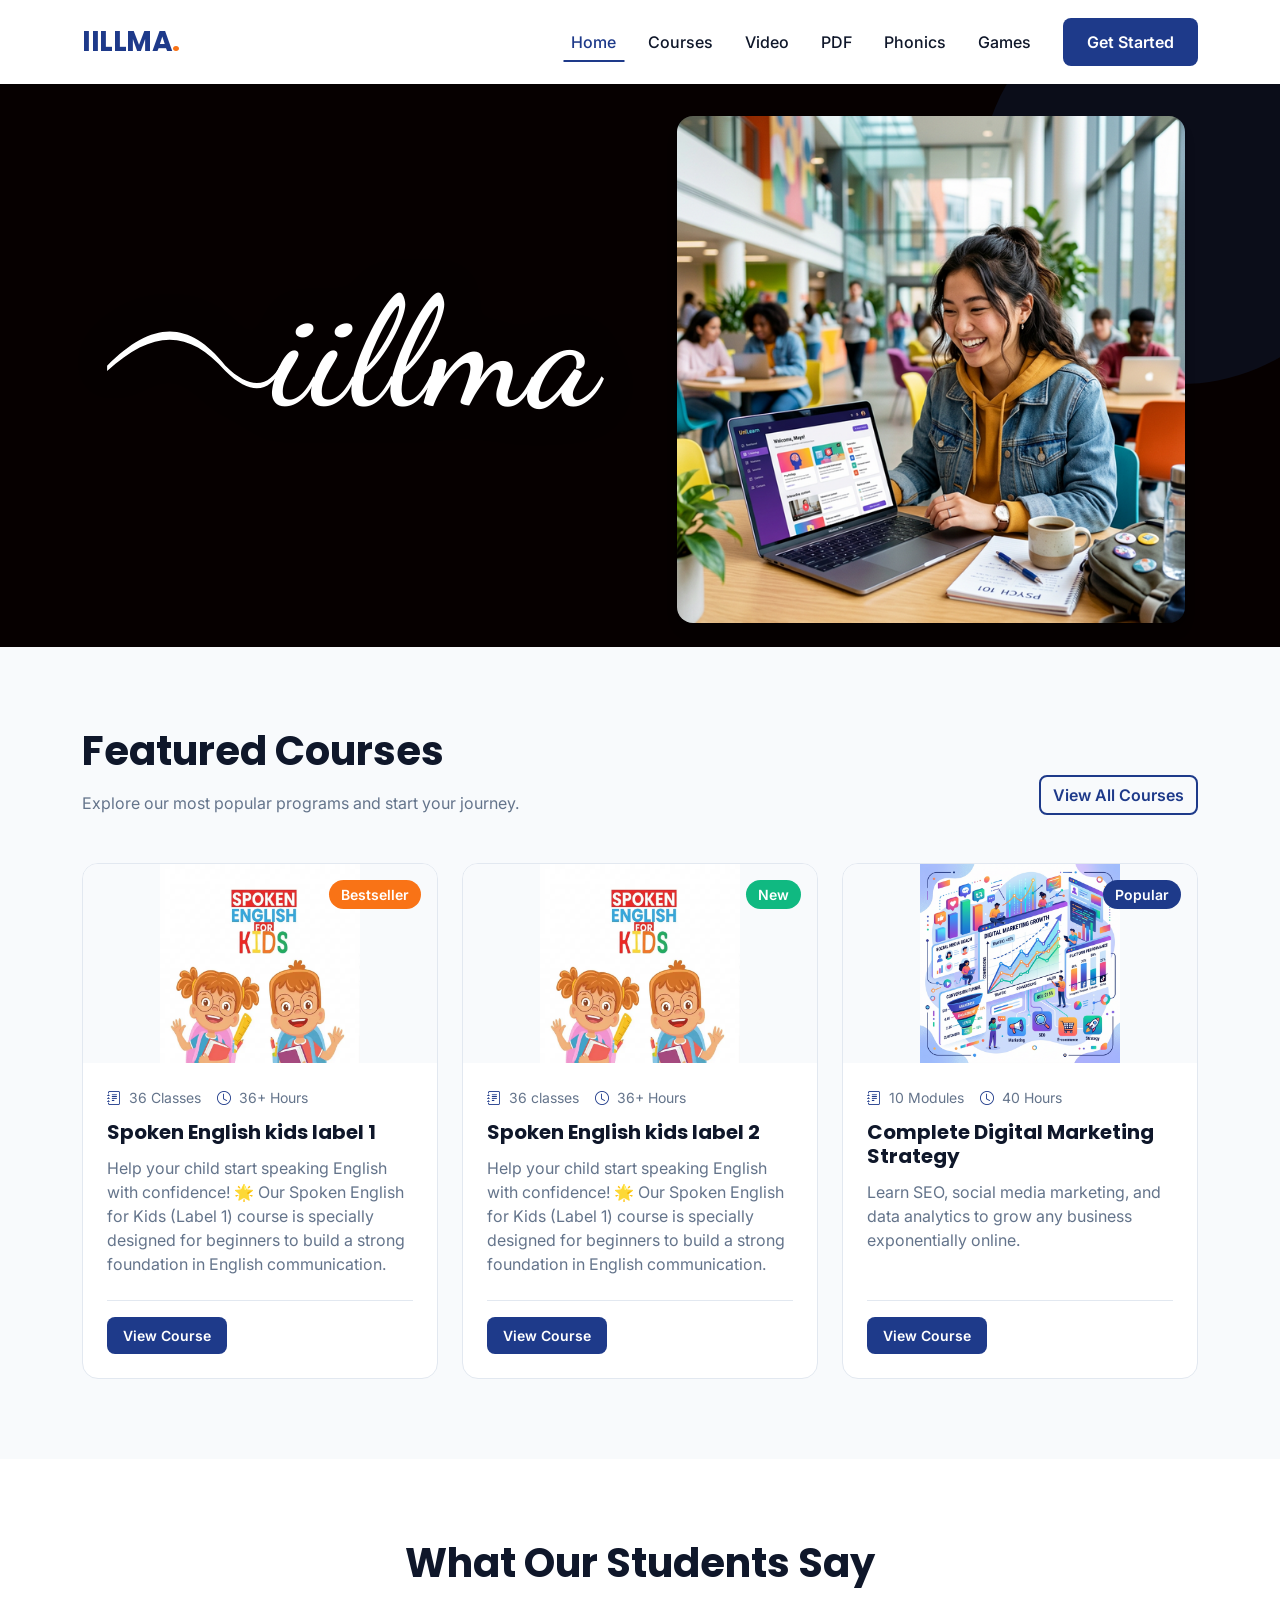
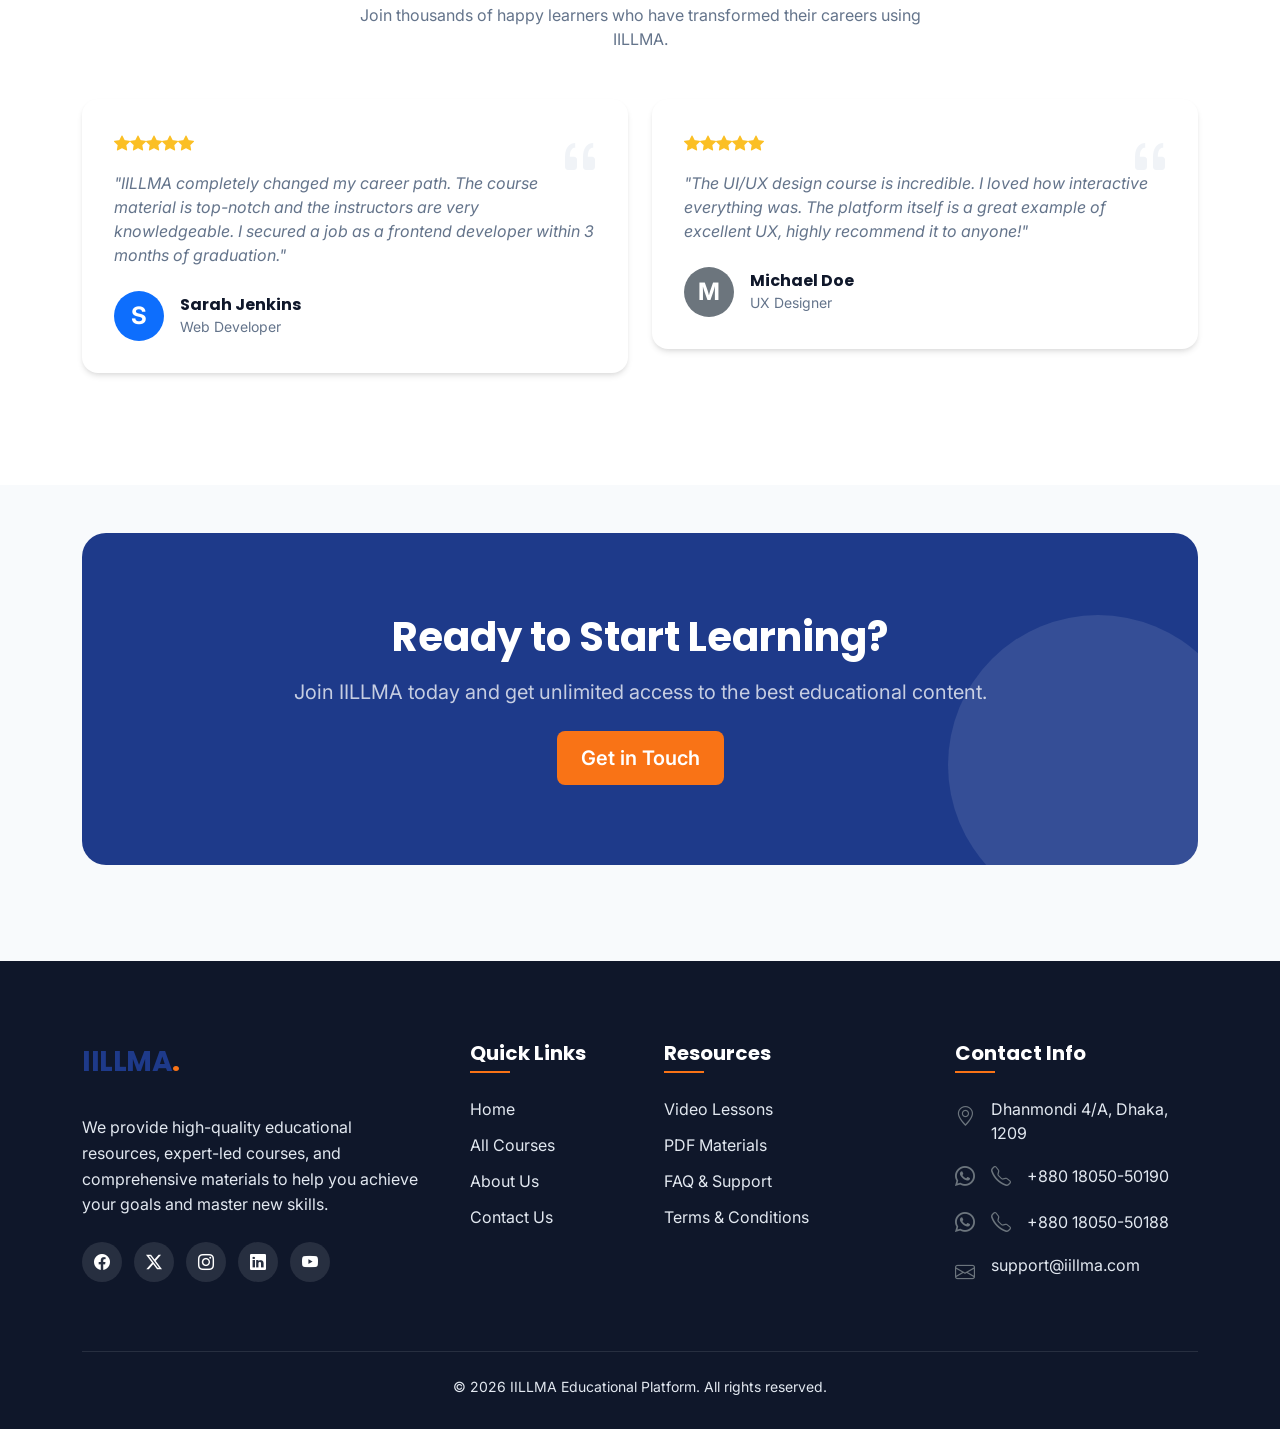
<file: iillma/index.html>
<!DOCTYPE html>
<html lang="en">
<head>
  <meta charset="UTF-8">
  <meta name="viewport" content="width=device-width, initial-scale=1.0">
  <meta name="description" content="IILLMA - Modern Educational Platform. Learn online with high-quality courses, videos, and PDF resources.">
  <title>IILLMA | Modern Educational Platform</title>
  <meta name="google-site-verification" content="Wsl0ronGrk-hGA7e1ICKC-4wX28mm_nGUzNh2E7AUTg" />
  <!-- Bootstrap 5 CSS -->
  <link href="https://cdn.jsdelivr.net/npm/bootstrap@5.3.2/dist/css/bootstrap.min.css" rel="stylesheet">
  <!-- Bootstrap Icons -->
  <link rel="stylesheet" href="https://cdn.jsdelivr.net/npm/bootstrap-icons@1.11.1/font/bootstrap-icons.css">
  <!-- Custom CSS -->
  <link rel="stylesheet" href="css/style.css">
</head>
<body>

  <!-- Navigation -->
  <nav class="navbar navbar-expand-lg sticky-top">
    <div class="container">
      <a class="navbar-brand brand-font" href="index.html">IILLMA<span style="color: var(--secondary)">.</span></a>
      <button class="navbar-toggler" type="button" data-bs-toggle="collapse" data-bs-target="#navbarNav">
        <span class="navbar-toggler-icon"></span>
      </button>
      <div class="collapse navbar-collapse" id="navbarNav">
        <ul class="navbar-nav ms-auto align-items-lg-center">
          <li class="nav-item"><a class="nav-link" href="index.html">Home</a></li>
          <li class="nav-item"><a class="nav-link" href="courses.html">Courses</a></li>
          <li class="nav-item"><a class="nav-link" href="video.html">Video</a></li>
          <li class="nav-item"><a class="nav-link" href="pdf.html">PDF</a></li>
          <li class="nav-item"><a class="nav-link" href="phonics.html">Phonics</a></li>
          <li class="nav-item"><a class="nav-link" href="games.html">Games</a></li>
          <li class="nav-item ms-lg-3 mt-3 mt-lg-0">
            <a href="courses.html" class="btn btn-primary-custom d-block d-lg-inline-block">Get Started</a>
          </li>
        </ul>
      </div>
    </div>
  </nav>

  <!-- Hero Section -->
  <section class="hero-section">
    <div class="container">
      <div class="row align-items-center g-5">
        <div class="col-lg-6 hero-content">
          <h1 class="calligraphy">iillma</h1>
          
        </div>
        <div class="col-lg-6">
          <div class="hero-image-wrapper">
            <img id="heroSlide" src="images/hero.png" alt="Student learning online" class="hero-image">
          </div>
        </div>
      </div>
    </div>
  </section>

  <!-- Featured Courses Section -->
  <section class="section-padding">
    <div class="container">
      <div class="d-flex justify-content-between align-items-end mb-5">
        <div class="section-title text-start mb-0">
          <h2>Featured Courses</h2>
          <p>Explore our most popular programs and start your journey.</p>
        </div>
        <a href="courses.html" class="btn btn-outline-custom d-none d-md-inline-block">View All Courses</a>
      </div>
      
      <div class="row g-4">
        <!-- Course 1 -->
        <div class="col-lg-4 col-md-6">
          <div class="modern-card">
            <div class="card-img-wrapper">
              <span class="card-badge">Bestseller</span>
              <img src="images/SpokenKids.webp" class="card-img-top" alt="Web Development Mastery">
            </div>
            <div class="modern-card-body">
              <div class="card-meta">
                <span><i class="bi bi-journal-text"></i> 36 Classes</span>
                <span><i class="bi bi-clock"></i> 36+ Hours</span>
              </div>
              <h3 class="modern-card-title">Spoken English kids label 1</h3>
              <p class="modern-card-text">Help your child start speaking English with confidence! 🌟
Our Spoken English for Kids (Label 1) course is specially designed for beginners to build a strong foundation in English communication.</p>
              <div class="card-footer-custom">
                <!-- <span class="course-price">$89.00</span> -->
                <a href="courses.html" class="btn btn-primary-custom py-2 px-3" style="font-size: 0.875rem;">View Course</a>
              </div>
            </div>
          </div>
        </div>
        
        <!-- Course 2 -->
        <div class="col-lg-4 col-md-6">
          <div class="modern-card">
            <div class="card-img-wrapper">
              <span class="card-badge" style="background: #10b981;">New</span>
              <img src="images/SpokenKids.webp" class="card-img-top" alt="UI/UX Design Masterclass">
            </div>
            <div class="modern-card-body">
              <div class="card-meta">
                <span><i class="bi bi-journal-text"></i> 36 classes</span>
                <span><i class="bi bi-clock"></i> 36+ Hours</span>
              </div>
              <h3 class="modern-card-title">Spoken English kids label 2</h3>
              <p class="modern-card-text">Help your child start speaking English with confidence! 🌟
Our Spoken English for Kids (Label 1) course is specially designed for beginners to build a strong foundation in English communication.</p>
              <div class="card-footer-custom">
                <!-- <span class="course-price">$65.00</span> -->
                <a href="courses.html" class="btn btn-primary-custom py-2 px-3" style="font-size: 0.875rem;">View Course</a>
              </div>
            </div>
          </div>
        </div>
        
        <!-- Course 3 -->
        <div class="col-lg-4 col-md-6">
          <div class="modern-card">
            <div class="card-img-wrapper">
              <span class="card-badge" style="background: var(--primary);">Popular</span>
              <img src="images/course3.png" class="card-img-top" alt="Digital Marketing Strategy">
            </div>
            <div class="modern-card-body">
              <div class="card-meta">
                <span><i class="bi bi-journal-text"></i> 10 Modules</span>
                <span><i class="bi bi-clock"></i> 40 Hours</span>
              </div>
              <h3 class="modern-card-title">Complete Digital Marketing Strategy</h3>
              <p class="modern-card-text">Learn SEO, social media marketing, and data analytics to grow any business exponentially online.</p>
              <div class="card-footer-custom">
                <!-- <span class="course-price">$75.00</span> -->
                <a href="courses.html" class="btn btn-primary-custom py-2 px-3" style="font-size: 0.875rem;">View Course</a>
              </div>
            </div>
          </div>
        </div>
      </div>
      <div class="text-center mt-4 d-md-none">
        <a href="courses.html" class="btn btn-outline-custom">View All Courses</a>
      </div>
    </div>
  </section>

  <!-- Testimonials Section -->
  <section class="section-padding bg-white">
    <div class="container">
      <div class="section-title">
        <h2>What Our Students Say</h2>
        <p>Join thousands of happy learners who have transformed their careers using IILLMA.</p>
      </div>
      <div class="row g-4">
        <div class="col-md-6">
          <div class="testimonial-card">
            <i class="bi bi-quote quote-icon"></i>
            <div class="rating">
              <i class="bi bi-star-fill"></i><i class="bi bi-star-fill"></i><i class="bi bi-star-fill"></i><i class="bi bi-star-fill"></i><i class="bi bi-star-fill"></i>
            </div>
            <p class="testimonial-text">"IILLMA completely changed my career path. The course material is top-notch and the instructors are very knowledgeable. I secured a job as a frontend developer within 3 months of graduation."</p>
            <div class="client-info">
              <div class="client-img bg-primary text-white d-flex align-items-center justify-content-center fs-4 fw-bold">S</div>
              <div class="client-details">
                <h5>Sarah Jenkins</h5>
                <span>Web Developer</span>
              </div>
            </div>
          </div>
        </div>
        <div class="col-md-6">
          <div class="testimonial-card">
            <i class="bi bi-quote quote-icon"></i>
            <div class="rating">
              <i class="bi bi-star-fill"></i><i class="bi bi-star-fill"></i><i class="bi bi-star-fill"></i><i class="bi bi-star-fill"></i><i class="bi bi-star-fill"></i>
            </div>
            <p class="testimonial-text">"The UI/UX design course is incredible. I loved how interactive everything was. The platform itself is a great example of excellent UX, highly recommend it to anyone!"</p>
            <div class="client-info">
              <div class="client-img bg-secondary text-white d-flex align-items-center justify-content-center fs-4 fw-bold">M</div>
              <div class="client-details">
                <h5>Michael Doe</h5>
                <span>UX Designer</span>
              </div>
            </div>
          </div>
        </div>
      </div>
    </div>
  </section>

  <!-- Call to Action -->
  <section class="container pb-5">
    <div class="cta-section">
      <div class="row justify-content-center text-center">
        <div class="col-lg-8" style="z-index: 1;">
          <h2 class="cta-title">Ready to Start Learning?</h2>
          <p class="fs-5 mb-4 opacity-75">Join IILLMA today and get unlimited access to the best educational content.</p>
          <a href="contact.html" class="btn btn-secondary-custom btn-lg">Get in Touch</a>
        </div>
      </div>
    </div>
  </section>

  <!-- Footer -->
  <footer class="footer">
    <div class="container">
      <div class="row g-5">
        <div class="col-lg-4 col-md-6">
          <a class="navbar-brand brand-font fs-3 text-white mb-3 d-inline-block" href="index.html">IILLMA<span style="color: var(--secondary)">.</span></a>
          <p class="footer-text mt-3">We provide high-quality educational resources, expert-led courses, and comprehensive materials to help you achieve your goals and master new skills.</p>
          <div class="social-links mt-4">
            <a href="#"><i class="bi bi-facebook"></i></a>
            <a href="#"><i class="bi bi-twitter-x"></i></a>
            <a href="#"><i class="bi bi-instagram"></i></a>
            <a href="#"><i class="bi bi-linkedin"></i></a>
            <a href="#"><i class="bi bi-youtube"></i></a>
          </div>
        </div>
        <div class="col-lg-2 col-md-6">
          <h4 class="footer-title">Quick Links</h4>
          <ul class="footer-links">
            <li><a href="index.html">Home</a></li>
            <li><a href="courses.html">All Courses</a></li>
            <li><a href="about.html">About Us</a></li>
            <li><a href="contact.html">Contact Us</a></li>
          </ul>
        </div>
        <div class="col-lg-3 col-md-6">
          <h4 class="footer-title">Resources</h4>
          <ul class="footer-links">
            <li><a href="video.html">Video Lessons</a></li>
            <li><a href="pdf.html">PDF Materials</a></li>
            <li><a href="#">FAQ & Support</a></li>
            <li><a href="#">Terms & Conditions</a></li>
          </ul>
        </div>
        <div class="col-lg-3 col-md-6">
          <h4 class="footer-title">Contact Info</h4>
          <ul class="footer-links" style="color: var(--gray-light)">
            <li class="d-flex mb-3"><i class="bi bi-geo-alt text-secondary me-3 mt-1 fs-5"></i> Dhanmondi 4/A, Dhaka, 1209</li>
            <li class="d-flex align-items-center mb-3"><i class="bi bi-whatsapp text-secondary me-3 fs-5"></i><i class="bi bi-telephone text-secondary me-3 fs-5"></i> +880 18050-50190</li>
            <li class="d-flex align-items-center mb-3"><i class="bi bi-whatsapp text-secondary me-3 fs-5"></i><i class="bi bi-telephone text-secondary me-3 fs-5"></i> +880 18050-50188</li>
            <li class="d-flex mb-3"><i class="bi bi-envelope text-secondary me-3 mt-1 fs-5"></i> support@iillma.com</li>
          </ul>
        </div>
      </div>
      <div class="footer-bottom">
        <p class="mb-0">&copy; <span id="currentYear"></span> IILLMA Educational Platform. All rights reserved.</p>
      </div>
    </div>
  </footer>

  <!-- Scripts -->
  <script src="https://cdn.jsdelivr.net/npm/bootstrap@5.3.2/dist/js/bootstrap.bundle.min.js"></script>
  <script src="js/script.js"></script>
</body>
</html>
</file>
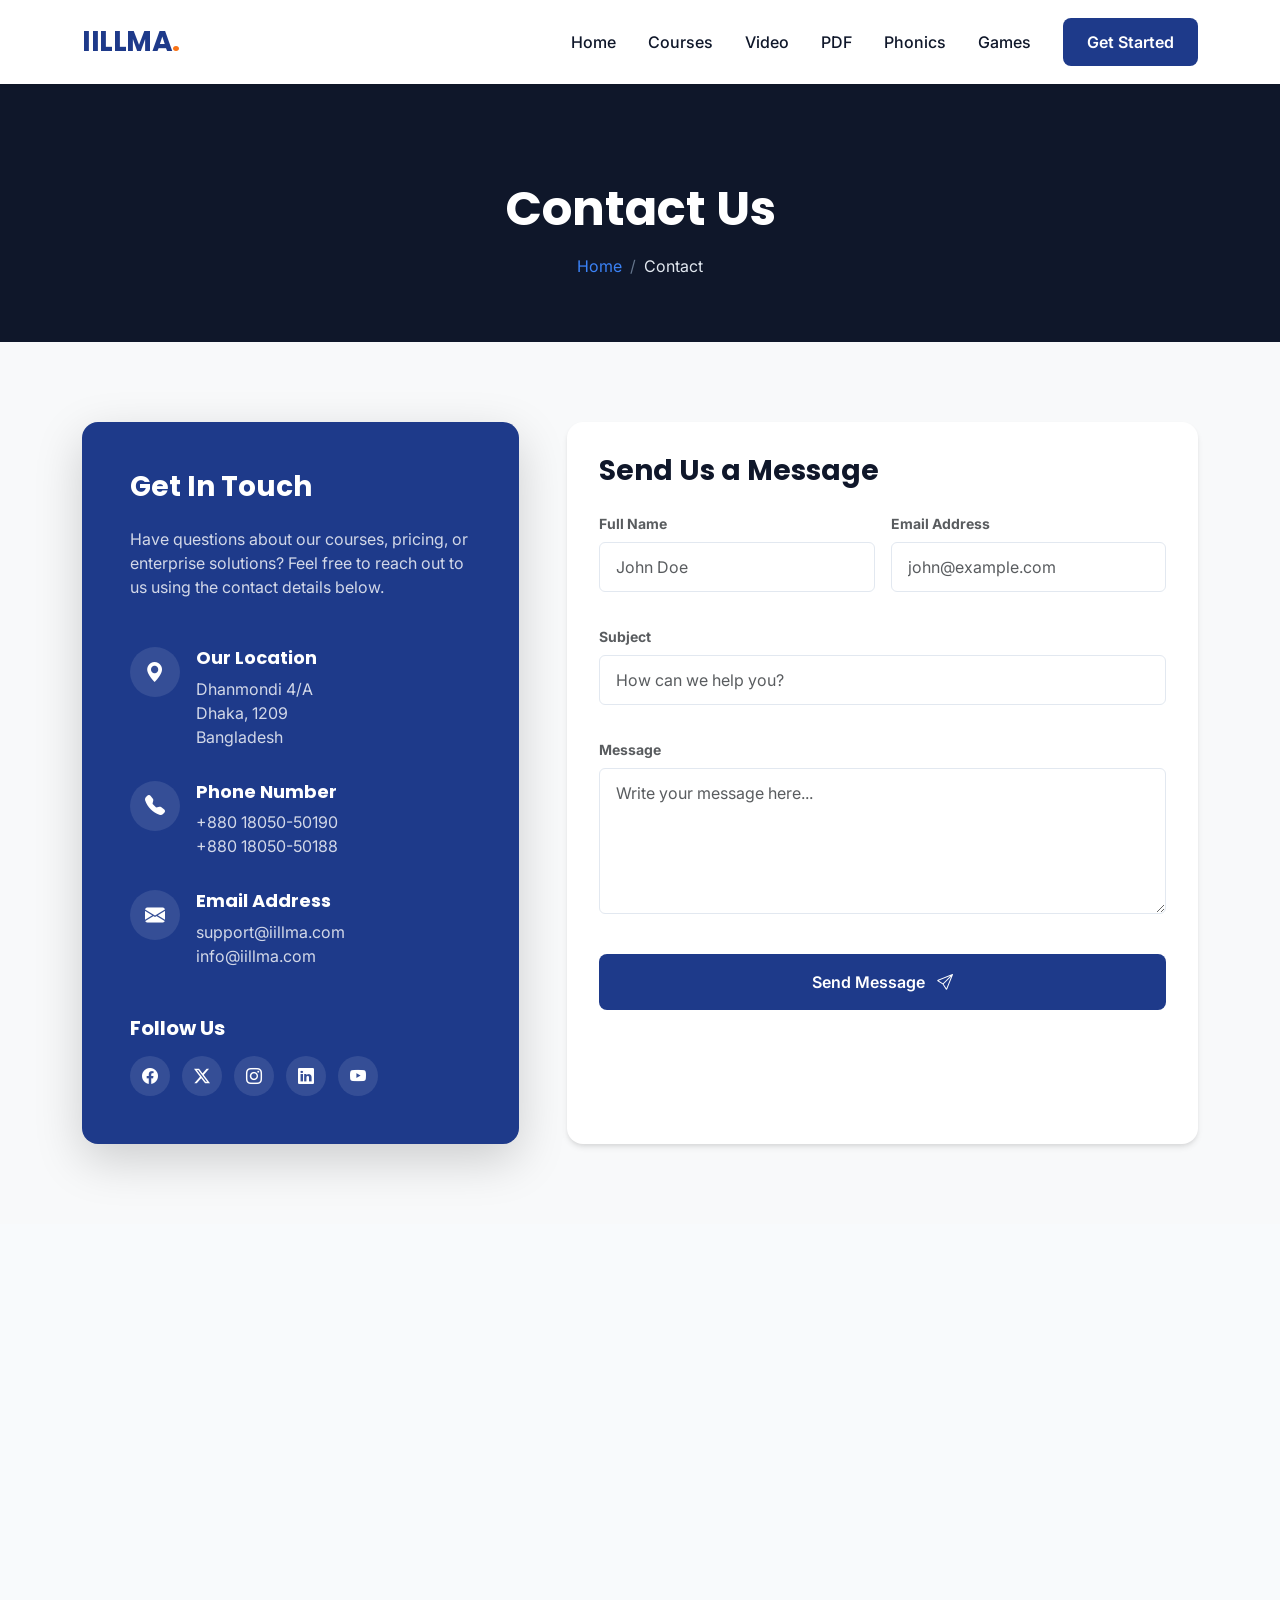
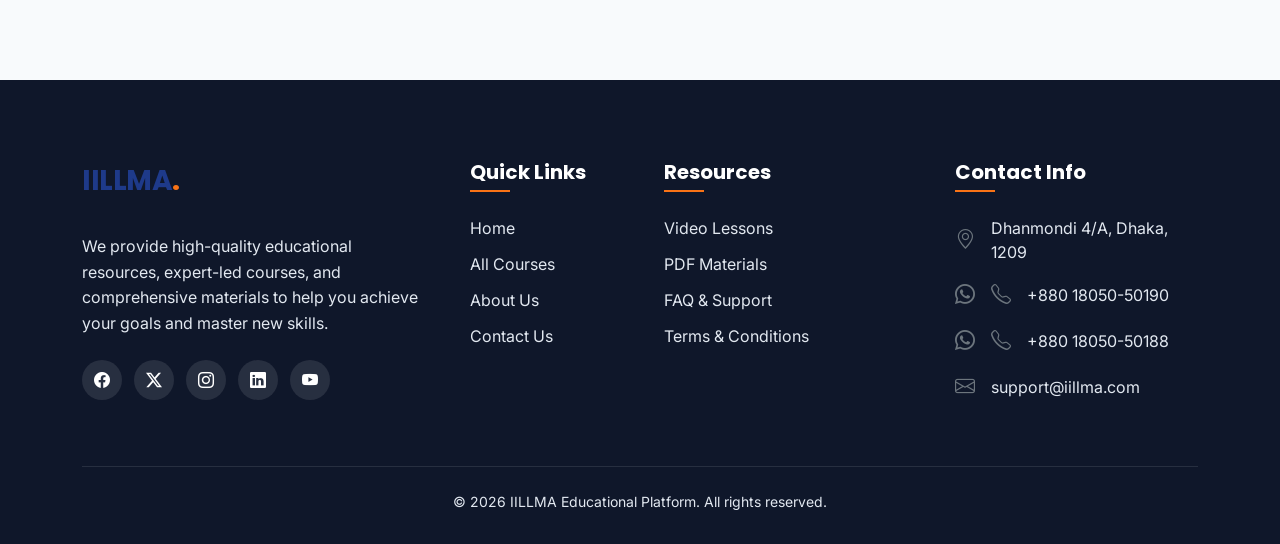
<file: iillma/contact.html>
<!DOCTYPE html>
<html lang="en">
<head>
  <meta charset="UTF-8">
  <meta name="viewport" content="width=device-width, initial-scale=1.0">
  <meta name="description" content="Contact IILLMA for inquiries, support, or partnership opportunities.">
  <title>Contact Us | IILLMA</title>
  <meta name="google-site-verification" content="Wsl0ronGrk-hGA7e1ICKC-4wX28mm_nGUzNh2E7AUTg" />
  <link href="https://cdn.jsdelivr.net/npm/bootstrap@5.3.2/dist/css/bootstrap.min.css" rel="stylesheet">
  <link rel="stylesheet" href="https://cdn.jsdelivr.net/npm/bootstrap-icons@1.11.1/font/bootstrap-icons.css">
  <link rel="stylesheet" href="css/style.css">
</head>
<body>

  <!-- Navigation -->
  <nav class="navbar navbar-expand-lg sticky-top">
    <div class="container">
      <a class="navbar-brand brand-font" href="index.html">IILLMA<span style="color: var(--secondary)">.</span></a>
      <button class="navbar-toggler" type="button" data-bs-toggle="collapse" data-bs-target="#navbarNav">
        <span class="navbar-toggler-icon"></span>
      </button>
      <div class="collapse navbar-collapse" id="navbarNav">
        <ul class="navbar-nav ms-auto align-items-lg-center">
          <li class="nav-item"><a class="nav-link" href="index.html">Home</a></li>
          <li class="nav-item"><a class="nav-link" href="courses.html">Courses</a></li>
          <li class="nav-item"><a class="nav-link" href="video.html">Video</a></li>
          <li class="nav-item"><a class="nav-link" href="pdf.html">PDF</a></li>
          <li class="nav-item"><a class="nav-link" href="phonics.html">Phonics</a></li>
          <li class="nav-item"><a class="nav-link" href="games.html">Games</a></li>
          <li class="nav-item ms-lg-3 mt-3 mt-lg-0">
            <a href="courses.html" class="btn btn-primary-custom d-block d-lg-inline-block">Get Started</a>
          </li>
        </ul>
      </div>
    </div>
  </nav>

  <!-- Page Header -->
  <header class="page-header position-relative overflow-hidden">
    <div class="container position-relative z-1">
      <h1 class="brand-font">Contact Us</h1>
      <nav aria-label="breadcrumb">
        <ol class="breadcrumb mt-3">
          <li class="breadcrumb-item"><a href="index.html">Home</a></li>
          <li class="breadcrumb-item active" aria-current="page">Contact</li>
        </ol>
      </nav>
    </div>
  </header>

  <!-- Contact Section -->
  <section class="section-padding bg-light">
    <div class="container">
      <div class="row g-5">
        
        <!-- Contact Information -->
        <div class="col-lg-5">
          <div class="contact-info-card shadow-lg">
            <h3 class="mb-4 brand-font">Get In Touch</h3>
            <p class="mb-5" style="color: rgba(255,255,255,0.8);">Have questions about our courses, pricing, or enterprise solutions? Feel free to reach out to us using the contact details below.</p>
            
            <div class="contact-info-item">
              <div class="contact-info-icon"><i class="bi bi-geo-alt-fill"></i></div>
              <div class="contact-info-text">
                <h4>Our Location</h4>
                <p>Dhanmondi 4/A<br>Dhaka, 1209<br>Bangladesh</p>
              </div>
            </div>
            
            <div class="contact-info-item">
              <div class="contact-info-icon"><i class="bi bi-telephone-fill"></i></div>
              <div class="contact-info-text">
                <h4>Phone Number</h4>
                <p>+880 18050-50190<br>+880 18050-50188</p>
              </div>
            </div>
            
            <div class="contact-info-item mb-5">
              <div class="contact-info-icon"><i class="bi bi-envelope-fill"></i></div>
              <div class="contact-info-text">
                <h4>Email Address</h4>
                <p>support@iillma.com<br>info@iillma.com</p>
              </div>
            </div>
            
            <h4 class="fs-5 mb-3">Follow Us</h4>
            <div class="social-links">
              <a href="#"><i class="bi bi-facebook"></i></a>
              <a href="#"><i class="bi bi-twitter-x"></i></a>
              <a href="#"><i class="bi bi-instagram"></i></a>
              <a href="#"><i class="bi bi-linkedin"></i></a>
              <a href="#"><i class="bi bi-youtube"></i></a>
            </div>
          </div>
        </div>
        
        <!-- Contact Form -->
        <div class="col-lg-7">
          <div class="contact-form h-100">
            <h3 class="mb-4">Send Us a Message</h3>
            <form action="#" method="POST" onsubmit="event.preventDefault(); alert('Message Sent Successfully!'); this.reset();">
              <div class="row g-3">
                <div class="col-md-6">
                  <div class="form-group mb-3">
                    <label for="name" class="form-label fw-bold small text-muted">Full Name</label>
                    <input type="text" class="form-control" id="name" placeholder="John Doe" required>
                  </div>
                </div>
                <div class="col-md-6">
                  <div class="form-group mb-3">
                    <label for="email" class="form-label fw-bold small text-muted">Email Address</label>
                    <input type="email" class="form-control" id="email" placeholder="john@example.com" required>
                  </div>
                </div>
                <div class="col-12">
                  <div class="form-group mb-3">
                    <label for="subject" class="form-label fw-bold small text-muted">Subject</label>
                    <input type="text" class="form-control" id="subject" placeholder="How can we help you?" required>
                  </div>
                </div>
                <div class="col-12">
                  <div class="form-group mb-4">
                    <label for="message" class="form-label fw-bold small text-muted">Message</label>
                    <textarea class="form-control" id="message" rows="5" placeholder="Write your message here..." required></textarea>
                  </div>
                </div>
                <div class="col-12">
                  <button type="submit" class="btn btn-primary-custom w-100 py-3">Send Message <i class="bi bi-send ms-2"></i></button>
                </div>
              </div>
            </form>
          </div>
        </div>
        
      </div>
    </div>
  </section>

  <!-- Google Map -->
  <section class="p-0 m-0 w-100">
    <!-- Embed a responsive Google Map -->
    <iframe src="https://www.google.com/maps/embed?pb=!1m18!1m12!1m3!1d3651.8937394594564!2d90.37092397373057!3d23.75116838874991!2m3!1f0!2f0!3f0!3m2!1i1024!2i768!4f13.1!3m3!1m2!1s0x3755bf529efccf5f%3A0x8b817749d30cf11c!2sa%2C%204%20Dhanmondi%20Bridge%2C%20Dhaka%201205!5e0!3m2!1sen!2sbd!4v1773680068852!5m2!1sen!2sbd" width="100%" height="450" style="border:0;" allowfullscreen="" loading="lazy" referrerpolicy="no-referrer-when-downgrade"></iframe>

  <!-- Footer -->
  <footer class="footer">
    <div class="container">
      <div class="row g-5">
        <div class="col-lg-4 col-md-6">
          <a class="navbar-brand brand-font fs-3 text-white mb-3 d-inline-block" href="index.html">IILLMA<span style="color: var(--secondary)">.</span></a>
          <p class="footer-text mt-3">We provide high-quality educational resources, expert-led courses, and comprehensive materials to help you achieve your goals and master new skills.</p>
          <div class="social-links mt-4">
            <a href="#"><i class="bi bi-facebook"></i></a>
            <a href="#"><i class="bi bi-twitter-x"></i></a>
            <a href="#"><i class="bi bi-instagram"></i></a>
            <a href="#"><i class="bi bi-linkedin"></i></a>
            <a href="#"><i class="bi bi-youtube"></i></a>
          </div>
        </div>
        <div class="col-lg-2 col-md-6">
          <h4 class="footer-title">Quick Links</h4>
          <ul class="footer-links">
            <li><a href="index.html">Home</a></li>
            <li><a href="courses.html">All Courses</a></li>
            <li><a href="about.html">About Us</a></li>
            <li><a href="contact.html">Contact Us</a></li>
          </ul>
        </div>
        <div class="col-lg-3 col-md-6">
          <h4 class="footer-title">Resources</h4>
          <ul class="footer-links">
            <li><a href="video.html">Video Lessons</a></li>
            <li><a href="pdf.html">PDF Materials</a></li>
            <li><a href="#">FAQ & Support</a></li>
            <li><a href="#">Terms & Conditions</a></li>
          </ul>
        </div>
        <div class="col-lg-3 col-md-6">
          <h4 class="footer-title">Contact Info</h4>
          <ul class="footer-links" style="color: var(--gray-light)">
            <li class="d-flex align-items-center mb-3"><i class="bi bi-geo-alt text-secondary me-3 fs-5"></i> Dhanmondi 4/A, Dhaka, 1209</li>
            <li class="d-flex align-items-center mb-3"><i class="bi bi-whatsapp text-secondary me-3 fs-5"></i><i class="bi bi-telephone text-secondary me-3 fs-5"></i> +880 18050-50190</li>
            <li class="d-flex align-items-center mb-3"><i class="bi bi-whatsapp text-secondary me-3 fs-5"></i><i class="bi bi-telephone text-secondary me-3 fs-5"></i> +880 18050-50188</li>
            <li class="d-flex align-items-center mb-3"><i class="bi bi-envelope text-secondary me-3 fs-5"></i> support@iillma.com</li>
          </ul>
        </div>
      </div>
      <div class="footer-bottom">
        <p class="mb-0">&copy; <span id="currentYear"></span> IILLMA Educational Platform. All rights reserved.</p>
      </div>
    </div>
  </footer>

  <script src="https://cdn.jsdelivr.net/npm/bootstrap@5.3.2/dist/js/bootstrap.bundle.min.js"></script>
  <script src="js/script.js"></script>
</body>
</html>
</file>
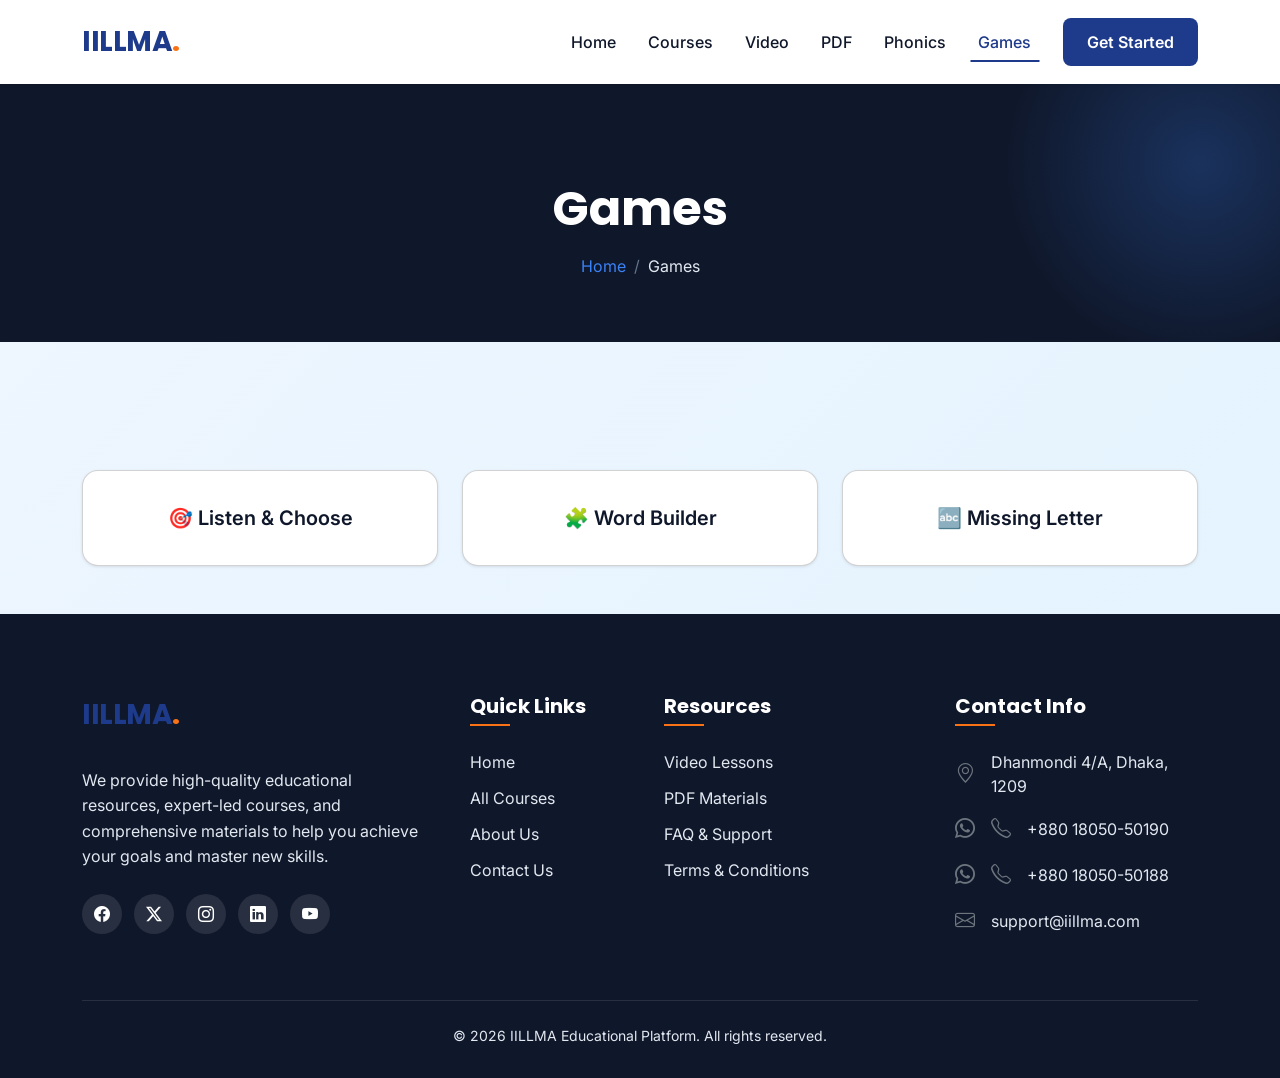
<file: iillma/games.html>
<!DOCTYPE html>
<html lang="en">
<head>
  <meta charset="UTF-8">
  <meta name="viewport" content="width=device-width, initial-scale=1.0">
  <meta name="description" content="IILLMA - Modern Educational Platform. Learn online with high-quality courses, videos, and PDF resources.">
  <title>IILLMA | Games</title>
  
  <!-- Bootstrap 5 CSS -->
  <link href="https://cdn.jsdelivr.net/npm/bootstrap@5.3.2/dist/css/bootstrap.min.css" rel="stylesheet">
  <!-- Bootstrap Icons -->
  <link rel="stylesheet" href="https://cdn.jsdelivr.net/npm/bootstrap-icons@1.11.1/font/bootstrap-icons.css">
  <!-- Custom CSS -->
  <link rel="stylesheet" href="css/style.css">
  <meta name="google-site-verification" content="Wsl0ronGrk-hGA7e1ICKC-4wX28mm_nGUzNh2E7AUTg" />
  <style>
    /* Games page overrides */
    body.games-page {
      min-height: 100vh;
      background: linear-gradient(135deg, rgba(239, 246, 255, 0.95), rgba(224, 242, 254, 0.95));
    }

    .games-header {
      padding: 4rem 0 2rem;
    }

    .games-header .lead {
      max-width: 680px;
      margin: 0 auto;
      color: rgba(15, 23, 42, 0.75);
    }

    .menu {
      display: grid;
      grid-template-columns: repeat(auto-fit, minmax(250px, 1fr));
      gap: 1.5rem;
      margin-top: 2rem;
    }

    .card {
      background: var(--white);
      color: var(--dark);
      padding: 2rem;
      border-radius: var(--radius-lg);
      box-shadow: var(--shadow-sm);
      cursor: pointer;
      transition: transform var(--transition-normal), box-shadow var(--transition-normal);
      text-align: center;
      font-size: 1.25rem;
      font-weight: 600;
    }

    .card:hover {
      transform: translateY(-4px);
      box-shadow: var(--shadow-md);
    }

    .game {
      display: none;
      background: var(--white);
      color: var(--dark);
      max-width: 600px;
      margin: 2rem auto;
      padding: 2rem;
      border-radius: var(--radius-lg);
      box-shadow: var(--shadow-md);
    }

    .game button {
      background: var(--primary);
      border-radius: var(--radius-md);
      padding: 0.75rem 1.5rem;
      border: none;
      color: var(--white);
      transition: transform var(--transition-normal), box-shadow var(--transition-normal);
      margin: 0.5rem;
    }

    .game button:hover {
      background: var(--primary-light);
      transform: translateY(-2px);
      box-shadow: var(--shadow-sm);
    }

    /* Missing Letter special style */
    .missing-word {
      display: inline-flex;
      gap: 0.5rem;
      justify-content: center;
      font-size: 2.25rem;
      font-weight: 700;
    }

    .missing-letter {
      width: 3rem;
      height: 3rem;
      display: inline-flex;
      align-items: center;
      justify-content: center;
      border-radius: 0.75rem;
      background: rgba(59, 130, 246, 0.15);
      border: 2px dashed rgba(59, 130, 246, 0.5);
      color: var(--dark);
      transition: background 0.2s ease, transform 0.2s ease;
    }

    .missing-letter.filled {
      background: rgba(59, 130, 246, 0.25);
      border-style: solid;
      color: var(--primary);
    }

    .missing-letter:hover {
      transform: translateY(-2px);
      background: rgba(59, 130, 246, 0.3);
    }
  </style>
</head>

<body class="games-page">
  <!-- Navigation -->
  <nav class="navbar navbar-expand-lg sticky-top">
    <div class="container">
      <a class="navbar-brand brand-font" href="index.html">IILLMA<span style="color: var(--secondary)">.</span></a>
      <button class="navbar-toggler" type="button" data-bs-toggle="collapse" data-bs-target="#navbarNav">
        <span class="navbar-toggler-icon"></span>
      </button>
      <div class="collapse navbar-collapse" id="navbarNav">
        <ul class="navbar-nav ms-auto align-items-lg-center">
          <li class="nav-item"><a class="nav-link" href="index.html">Home</a></li>
          <li class="nav-item"><a class="nav-link" href="courses.html">Courses</a></li>
          <li class="nav-item"><a class="nav-link" href="video.html">Video</a></li>
          <li class="nav-item"><a class="nav-link" href="pdf.html">PDF</a></li>
          <li class="nav-item"><a class="nav-link" href="phonics.html">Phonics</a></li>
          <li class="nav-item"><a class="nav-link active" href="games.html">Games</a></li>
          <li class="nav-item ms-lg-3 mt-3 mt-lg-0">
            <a href="contact.html" class="btn btn-primary-custom d-block d-lg-inline-block">Get Started</a>
          </li>
        </ul>
      </div>
    </div>
  </nav>
  <!-- Page Header -->
  <header class="page-header position-relative overflow-hidden">
    <div class="container position-relative z-1">
      <h1 class="brand-font">Games</h1>
      <nav aria-label="breadcrumb">
        <ol class="breadcrumb mt-3">
          <li class="breadcrumb-item"><a href="index.html">Home</a></li>
          <li class="breadcrumb-item active" aria-current="page">Games</li>
        </ol>
      </nav>
    </div>
    <div class="position-absolute top-0 end-0 p-5 opacity-25" style="transform: translate(30%, -30%); background: radial-gradient(circle, var(--primary-light) 0%, transparent 70%); width: 400px; height: 400px; border-radius: 50%;"></div>
  </header>

  <main>
    <section class="games-header text-center">
      <div class="container">
        </div>
    </section>

    <section class="container mb-5">
      <div class="menu">
        <div class="card" onclick="openGame('listen')">🎯 Listen & Choose</div>
        <div class="card" onclick="openGame('builder')">🧩 Word Builder</div>
        <div class="card" onclick="openGame('missing')">🔤 Missing Letter</div>
      </div>
    </section>

    <section class="container mb-5">
      <div id="gameArea" class="game">
        <h2 id="gameTitle" class="h4 mb-3"></h2>
        <p id="level" class="mb-4"></p>
        <div id="content"></div>
        <div class="text-center mt-4">
          <button onclick="nextLevel()">Next Level</button>
          <button onclick="back()">Back to Menu</button>
        </div>
      </div>
    </section>
  </main>

<!-- Footer -->
  <footer class="footer">
    <div class="container">
      <div class="row g-5">
        <div class="col-lg-4 col-md-6">
          <a class="navbar-brand brand-font fs-3 text-white mb-3 d-inline-block" href="index.html">IILLMA<span style="color: var(--secondary)">.</span></a>
          <p class="footer-text mt-3">We provide high-quality educational resources, expert-led courses, and comprehensive materials to help you achieve your goals and master new skills.</p>
          <div class="social-links mt-4">
            <a href="#"><i class="bi bi-facebook"></i></a>
            <a href="#"><i class="bi bi-twitter-x"></i></a>
            <a href="#"><i class="bi bi-instagram"></i></a>
            <a href="#"><i class="bi bi-linkedin"></i></a>
            <a href="#"><i class="bi bi-youtube"></i></a>
          </div>
        </div>
        <div class="col-lg-2 col-md-6">
          <h4 class="footer-title">Quick Links</h4>
          <ul class="footer-links">
            <li><a href="index.html">Home</a></li>
            <li><a href="courses.html">All Courses</a></li>
            <li><a href="about.html">About Us</a></li>
            <li><a href="contact.html">Contact Us</a></li>
          </ul>
        </div>
        <div class="col-lg-3 col-md-6">
          <h4 class="footer-title">Resources</h4>
          <ul class="footer-links">
            <li><a href="video.html">Video Lessons</a></li>
            <li><a href="pdf.html">PDF Materials</a></li>
            <li><a href="#">FAQ & Support</a></li>
            <li><a href="#">Terms & Conditions</a></li>
          </ul>
        </div>
        <div class="col-lg-3 col-md-6">
          <h4 class="footer-title">Contact Info</h4>
          <ul class="footer-links" style="color: var(--gray-light)">
            <li class="d-flex align-items-center mb-3"><i class="bi bi-geo-alt text-secondary me-3 fs-5"></i> Dhanmondi 4/A, Dhaka, 1209</li>
            <li class="d-flex align-items-center mb-3"><i class="bi bi-whatsapp text-secondary me-3 fs-5"></i><i class="bi bi-telephone text-secondary me-3 fs-5"></i> +880 18050-50190</li>
            <li class="d-flex align-items-center mb-3"><i class="bi bi-whatsapp text-secondary me-3 fs-5"></i><i class="bi bi-telephone text-secondary me-3 fs-5"></i> +880 18050-50188</li>
            <li class="d-flex align-items-center mb-3"><i class="bi bi-envelope text-secondary me-3 fs-5"></i> support@iillma.com</li>
          </ul>
        </div>
      </div>
      <div class="footer-bottom">
        <p class="mb-0">&copy; <span id="currentYear"></span> IILLMA Educational Platform. All rights reserved.</p>
      </div>
    </div>
  </footer>

  <!-- Scripts -->
  <script src="https://cdn.jsdelivr.net/npm/bootstrap@5.3.2/dist/js/bootstrap.bundle.min.js"></script>
  <script src="js/script.js"></script>
  <script>
    const words = [
      "cat","bat","dog","sun","pen",
      "hat","cup","pig","bed","fox"
    ];

    let currentGame = "";
    let level = 0;

    function openGame(game) {
      currentGame = game;
      level = 0;
      document.querySelector(".menu").style.display = "none";
      document.getElementById("gameArea").style.display = "block";
      loadLevel();
    }

    function back() {
      document.getElementById("gameArea").style.display = "none";
      document.querySelector(".menu").style.display = "grid";
    }

    function loadLevel() {
      let word = words[level];
      document.getElementById("level").innerText = "Level " + (level + 1);

      if (currentGame === "listen") {
        document.getElementById("gameTitle").innerText = "🎯 Listen & Choose";
        document.getElementById("content").innerHTML = `
          <button onclick="playSound('${word}')">🔊 Play Sound</button>
          <p class="mt-3">Choose the word:</p>
          <div class="d-flex justify-content-center gap-3">
            <button onclick="check('${word}', '${word}')">${word}</button>
            <button onclick="check('${word}', 'dog')">dog</button>
            <button onclick="check('${word}', 'cat')">cat</button>
          </div>
        `;
      }

      if (currentGame === "builder") {
        document.getElementById("gameTitle").innerText = "🧩 Word Builder";
        let letters = word.toUpperCase().split("").sort(() => 0.5 - Math.random());
        document.getElementById("content").innerHTML = `
          <p>Build the word:</p>
          <div id="built" class="mb-3 p-3 bg-light rounded"></div>
          <div class="d-flex flex-wrap justify-content-center gap-2">
            ${letters.map(l => `<button onclick="addLetter('${l}')">${l}</button>`).join("")}
          </div>
        `;
      }

      if (currentGame === "missing") {
        document.getElementById("gameTitle").innerText = "🔤 Missing Letter";
        let missing = word[1];
        const letters = word.split("").map((c, idx) => {
          return idx === 1
            ? `<span class="missing-letter" id="missingLetter">?</span>`
            : `<span class="missing-letter filled">${c}</span>`;
        }).join("");

        document.getElementById("content").innerHTML = `
          <div class="missing-word mb-4">${letters}</div>
          <div class="d-flex justify-content-center gap-2">
            <button onclick="check('${missing}', 'a')">A</button>
            <button onclick="check('${missing}', 'o')">O</button>
            <button onclick="check('${missing}', 'u')">U</button>
          </div>
        `;
      }

      // Add more games as needed
    }

    function playSound(word) {
      let msg = new SpeechSynthesisUtterance(word);
      speechSynthesis.speak(msg);
    }

    function check(correct, ans) {
      if (correct === ans) {
        alert("Correct!");
      } else {
        alert("Wrong, try again!");
      }
    }

    function addLetter(l) {
      document.getElementById("built").innerText += l;
    }

    function nextLevel() {
      level++;
      if (level >= words.length) {
        alert("Game Finished!");
        level = 0;
      }
      loadLevel();
    }

    // Footer year
    document.getElementById("currentYear").innerText = new Date().getFullYear();
  </script>
</body>
</html>
</file>
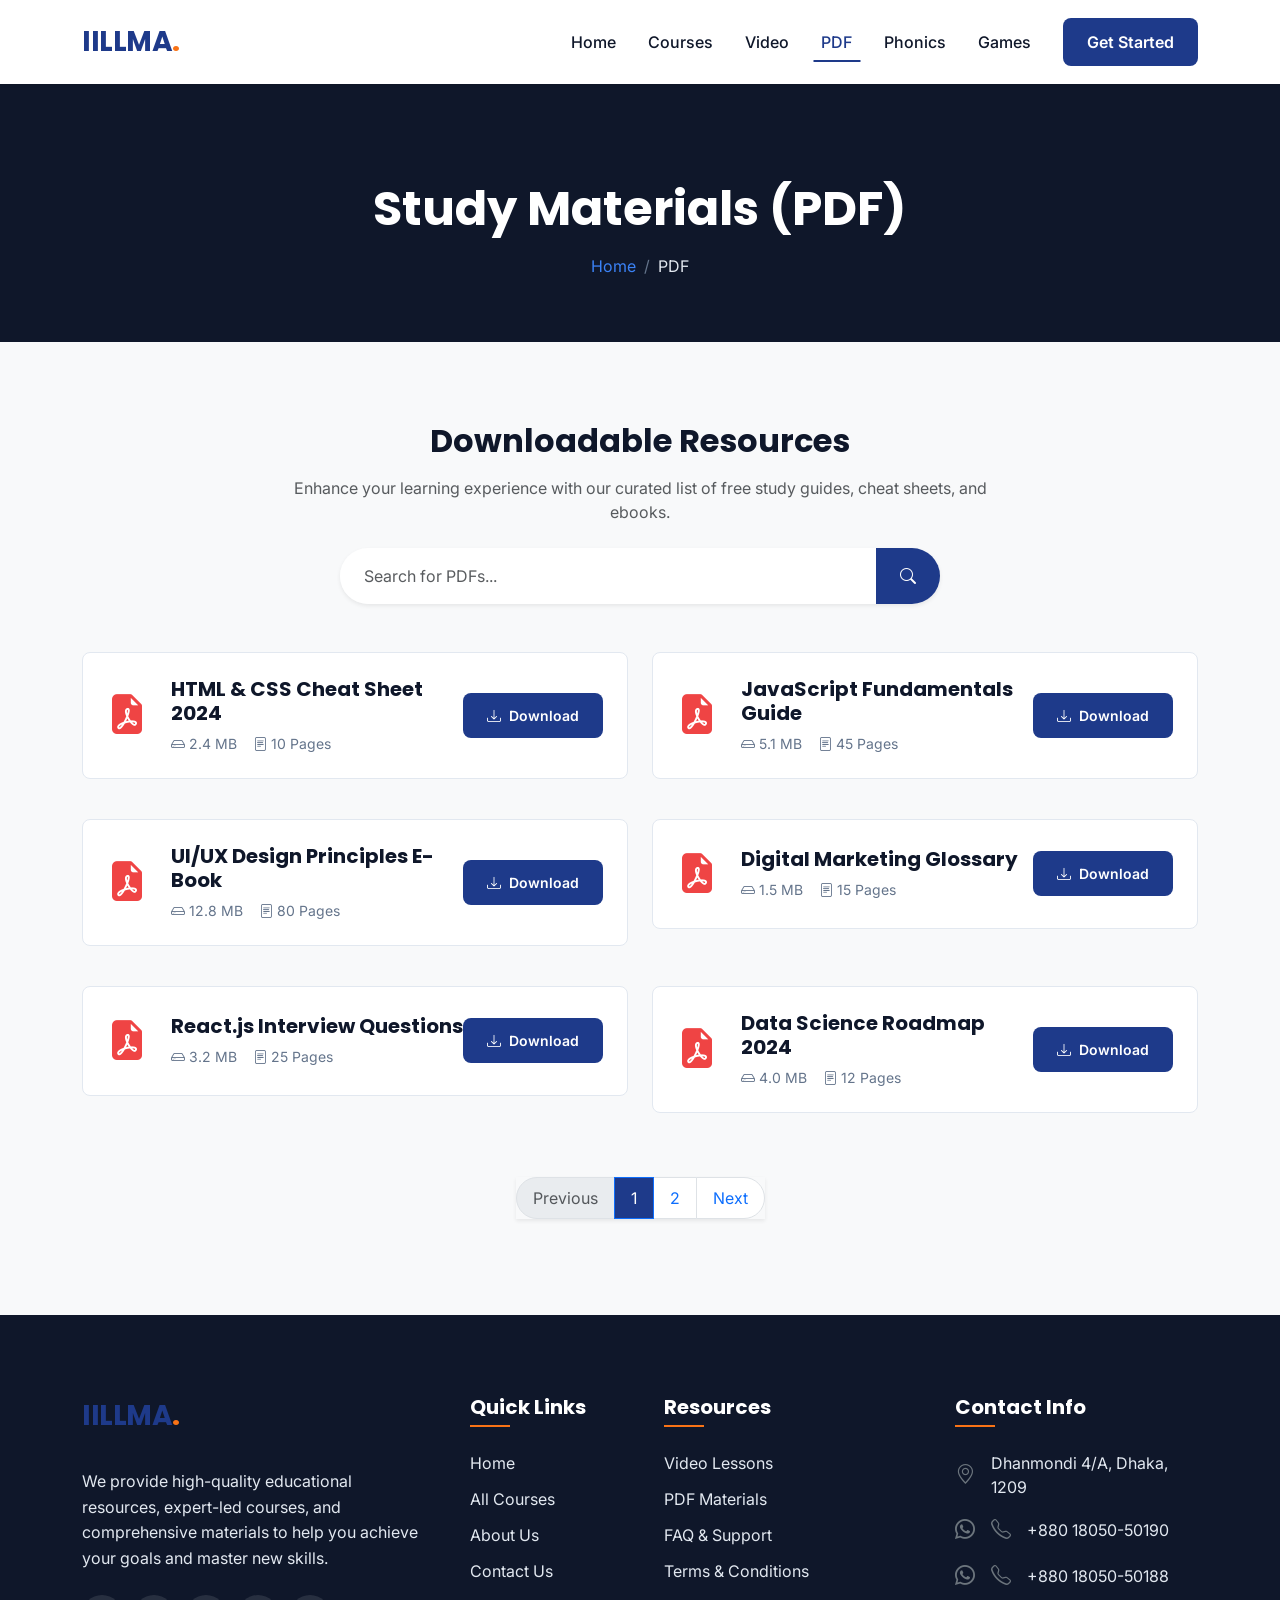
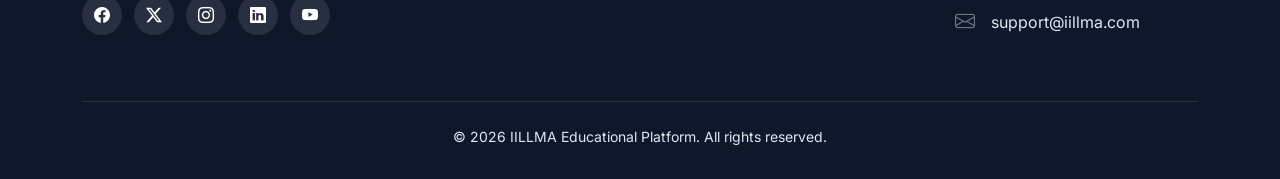
<file: iillma/pdf.html>
<!DOCTYPE html>
<html lang="en">
<head>
  <meta charset="UTF-8">
  <meta name="viewport" content="width=device-width, initial-scale=1.0">
  <meta name="description" content="Download free PDF study materials on IILLMA.">
  <title>PDF Resources | IILLMA</title>
  
  <link href="https://cdn.jsdelivr.net/npm/bootstrap@5.3.2/dist/css/bootstrap.min.css" rel="stylesheet">
  <link rel="stylesheet" href="https://cdn.jsdelivr.net/npm/bootstrap-icons@1.11.1/font/bootstrap-icons.css">
  <link rel="stylesheet" href="css/style.css">
  <meta name="google-site-verification" content="Wsl0ronGrk-hGA7e1ICKC-4wX28mm_nGUzNh2E7AUTg" />
</head>
<body>

  <!-- Navigation -->
  <nav class="navbar navbar-expand-lg sticky-top">
    <div class="container">
      <a class="navbar-brand brand-font" href="index.html">IILLMA<span style="color: var(--secondary)">.</span></a>
      <button class="navbar-toggler" type="button" data-bs-toggle="collapse" data-bs-target="#navbarNav">
        <span class="navbar-toggler-icon"></span>
      </button>
      <div class="collapse navbar-collapse" id="navbarNav">
        <ul class="navbar-nav ms-auto align-items-lg-center">
          <li class="nav-item"><a class="nav-link" href="index.html">Home</a></li>
          <li class="nav-item"><a class="nav-link" href="courses.html">Courses</a></li>
          <li class="nav-item"><a class="nav-link" href="video.html">Video</a></li>
          <li class="nav-item"><a class="nav-link" href="pdf.html">PDF</a></li>
          <li class="nav-item"><a class="nav-link" href="phonics.html">Phonics</a></li>
          <li class="nav-item"><a class="nav-link" href="games.html">Games</a></li>
          <li class="nav-item ms-lg-3 mt-3 mt-lg-0">
            <a href="courses.html" class="btn btn-primary-custom d-block d-lg-inline-block">Get Started</a>
          </li>
        </ul>
      </div>
    </div>
  </nav>

  <!-- Page Header -->
  <header class="page-header position-relative overflow-hidden">
    <div class="container position-relative z-1">
      <h1 class="brand-font">Study Materials (PDF)</h1>
      <nav aria-label="breadcrumb">
        <ol class="breadcrumb mt-3">
          <li class="breadcrumb-item"><a href="index.html">Home</a></li>
          <li class="breadcrumb-item active" aria-current="page">PDF</li>
        </ol>
      </nav>
    </div>
  </header>

  <!-- PDF Library -->
  <section class="section-padding bg-light">
    <div class="container">
      
      <div class="row mb-5 justify-content-center">
        <div class="col-lg-8 text-center">
          <h2 class="mb-3">Downloadable Resources</h2>
          <p class="text-muted">Enhance your learning experience with our curated list of free study guides, cheat sheets, and ebooks.</p>
          
          <div class="input-group mt-4 shadow-sm" style="max-width: 600px; margin: 0 auto; border-radius: 50px; overflow: hidden;">
            <input type="text" class="form-control border-0 px-4 py-3" placeholder="Search for PDFs..." aria-label="Search">
            <button class="btn btn-primary-custom px-4" type="button" style="border-radius: 0; box-shadow: none;"><i class="bi bi-search"></i></button>
          </div>
        </div>
      </div>

      <div class="row g-4">
        
        <!-- PDF Item 1 -->
        <div class="col-lg-6">
          <div class="pdf-card">
            <i class="bi bi-file-earmark-pdf-fill pdf-icon"></i>
            <div class="pdf-info">
              <h5>HTML & CSS Cheat Sheet 2024</h5>
              <div class="pdf-meta">
                <span><i class="bi bi-hdd"></i> 2.4 MB</span>
                <span><i class="bi bi-file-text"></i> 10 Pages</span>
              </div>
            </div>
            <a href="#" class="btn btn-primary-custom btn-sm flex-shrink-0"><i class="bi bi-download me-1"></i> Download</a>
          </div>
        </div>

        <!-- PDF Item 2 -->
        <div class="col-lg-6">
          <div class="pdf-card">
            <i class="bi bi-file-earmark-pdf-fill pdf-icon"></i>
            <div class="pdf-info">
              <h5>JavaScript Fundamentals Guide</h5>
              <div class="pdf-meta">
                <span><i class="bi bi-hdd"></i> 5.1 MB</span>
                <span><i class="bi bi-file-text"></i> 45 Pages</span>
              </div>
            </div>
            <a href="#" class="btn btn-primary-custom btn-sm flex-shrink-0"><i class="bi bi-download me-1"></i> Download</a>
          </div>
        </div>

        <!-- PDF Item 3 -->
        <div class="col-lg-6">
          <div class="pdf-card">
            <i class="bi bi-file-earmark-pdf-fill pdf-icon"></i>
            <div class="pdf-info">
              <h5>UI/UX Design Principles E-Book</h5>
              <div class="pdf-meta">
                <span><i class="bi bi-hdd"></i> 12.8 MB</span>
                <span><i class="bi bi-file-text"></i> 80 Pages</span>
              </div>
            </div>
            <a href="#" class="btn btn-primary-custom btn-sm flex-shrink-0"><i class="bi bi-download me-1"></i> Download</a>
          </div>
        </div>

        <!-- PDF Item 4 -->
        <div class="col-lg-6">
          <div class="pdf-card">
            <i class="bi bi-file-earmark-pdf-fill pdf-icon"></i>
            <div class="pdf-info">
              <h5>Digital Marketing Glossary</h5>
              <div class="pdf-meta">
                <span><i class="bi bi-hdd"></i> 1.5 MB</span>
                <span><i class="bi bi-file-text"></i> 15 Pages</span>
              </div>
            </div>
            <a href="#" class="btn btn-primary-custom btn-sm flex-shrink-0"><i class="bi bi-download me-1"></i> Download</a>
          </div>
        </div>

        <!-- PDF Item 5 -->
        <div class="col-lg-6">
          <div class="pdf-card">
            <i class="bi bi-file-earmark-pdf-fill pdf-icon"></i>
            <div class="pdf-info">
              <h5>React.js Interview Questions</h5>
              <div class="pdf-meta">
                <span><i class="bi bi-hdd"></i> 3.2 MB</span>
                <span><i class="bi bi-file-text"></i> 25 Pages</span>
              </div>
            </div>
            <a href="#" class="btn btn-primary-custom btn-sm flex-shrink-0"><i class="bi bi-download me-1"></i> Download</a>
          </div>
        </div>

        <!-- PDF Item 6 -->
        <div class="col-lg-6">
          <div class="pdf-card">
            <i class="bi bi-file-earmark-pdf-fill pdf-icon"></i>
            <div class="pdf-info">
              <h5>Data Science Roadmap 2024</h5>
              <div class="pdf-meta">
                <span><i class="bi bi-hdd"></i> 4.0 MB</span>
                <span><i class="bi bi-file-text"></i> 12 Pages</span>
              </div>
            </div>
            <a href="#" class="btn btn-primary-custom btn-sm flex-shrink-0"><i class="bi bi-download me-1"></i> Download</a>
          </div>
        </div>
      </div>
      
      <!-- Pagination -->
      <div class="mt-5 d-flex justify-content-center">
        <ul class="pagination pagination-md shadow-sm">
          <li class="page-item disabled">
            <a class="page-link rounded-start-pill py-2 px-3" href="#" tabindex="-1">Previous</a>
          </li>
          <li class="page-item active" style="--bs-pagination-active-bg: var(--primary);"><a class="page-link py-2 px-3" href="#">1</a></li>
          <li class="page-item"><a class="page-link text-primary py-2 px-3" href="#">2</a></li>
          <li class="page-item">
            <a class="page-link rounded-end-pill text-primary py-2 px-3" href="#">Next</a>
          </li>
        </ul>
      </div>

    </div>
  </section>

<!-- Footer -->
  <footer class="footer">
    <div class="container">
      <div class="row g-5">
        <div class="col-lg-4 col-md-6">
          <a class="navbar-brand brand-font fs-3 text-white mb-3 d-inline-block" href="index.html">IILLMA<span style="color: var(--secondary)">.</span></a>
          <p class="footer-text mt-3">We provide high-quality educational resources, expert-led courses, and comprehensive materials to help you achieve your goals and master new skills.</p>
          <div class="social-links mt-4">
            <a href="#"><i class="bi bi-facebook"></i></a>
            <a href="#"><i class="bi bi-twitter-x"></i></a>
            <a href="#"><i class="bi bi-instagram"></i></a>
            <a href="#"><i class="bi bi-linkedin"></i></a>
            <a href="#"><i class="bi bi-youtube"></i></a>
          </div>
        </div>
        <div class="col-lg-2 col-md-6">
          <h4 class="footer-title">Quick Links</h4>
          <ul class="footer-links">
            <li><a href="index.html">Home</a></li>
            <li><a href="courses.html">All Courses</a></li>
            <li><a href="about.html">About Us</a></li>
            <li><a href="contact.html">Contact Us</a></li>
          </ul>
        </div>
        <div class="col-lg-3 col-md-6">
          <h4 class="footer-title">Resources</h4>
          <ul class="footer-links">
            <li><a href="video.html">Video Lessons</a></li>
            <li><a href="pdf.html">PDF Materials</a></li>
            <li><a href="#">FAQ & Support</a></li>
            <li><a href="#">Terms & Conditions</a></li>
          </ul>
        </div>
        <div class="col-lg-3 col-md-6">
          <h4 class="footer-title">Contact Info</h4>
          <ul class="footer-links" style="color: var(--gray-light)">
            <li class="d-flex align-items-center mb-3"><i class="bi bi-geo-alt text-secondary me-3 fs-5"></i> Dhanmondi 4/A, Dhaka, 1209</li>
            <li class="d-flex align-items-center mb-3"><i class="bi bi-whatsapp text-secondary me-3 fs-5"></i><i class="bi bi-telephone text-secondary me-3 fs-5"></i> +880 18050-50190</li>
            <li class="d-flex align-items-center mb-3"><i class="bi bi-whatsapp text-secondary me-3 fs-5"></i><i class="bi bi-telephone text-secondary me-3 fs-5"></i> +880 18050-50188</li>
            <li class="d-flex align-items-center mb-3"><i class="bi bi-envelope text-secondary me-3 fs-5"></i> support@iillma.com</li>
          </ul>
        </div>
      </div>
      <div class="footer-bottom">
        <p class="mb-0">&copy; <span id="currentYear"></span> IILLMA Educational Platform. All rights reserved.</p>
      </div>
    </div>
  </footer>

  <script src="https://cdn.jsdelivr.net/npm/bootstrap@5.3.2/dist/js/bootstrap.bundle.min.js"></script>
  <script src="js/script.js"></script>
</body>
</html>
</file>
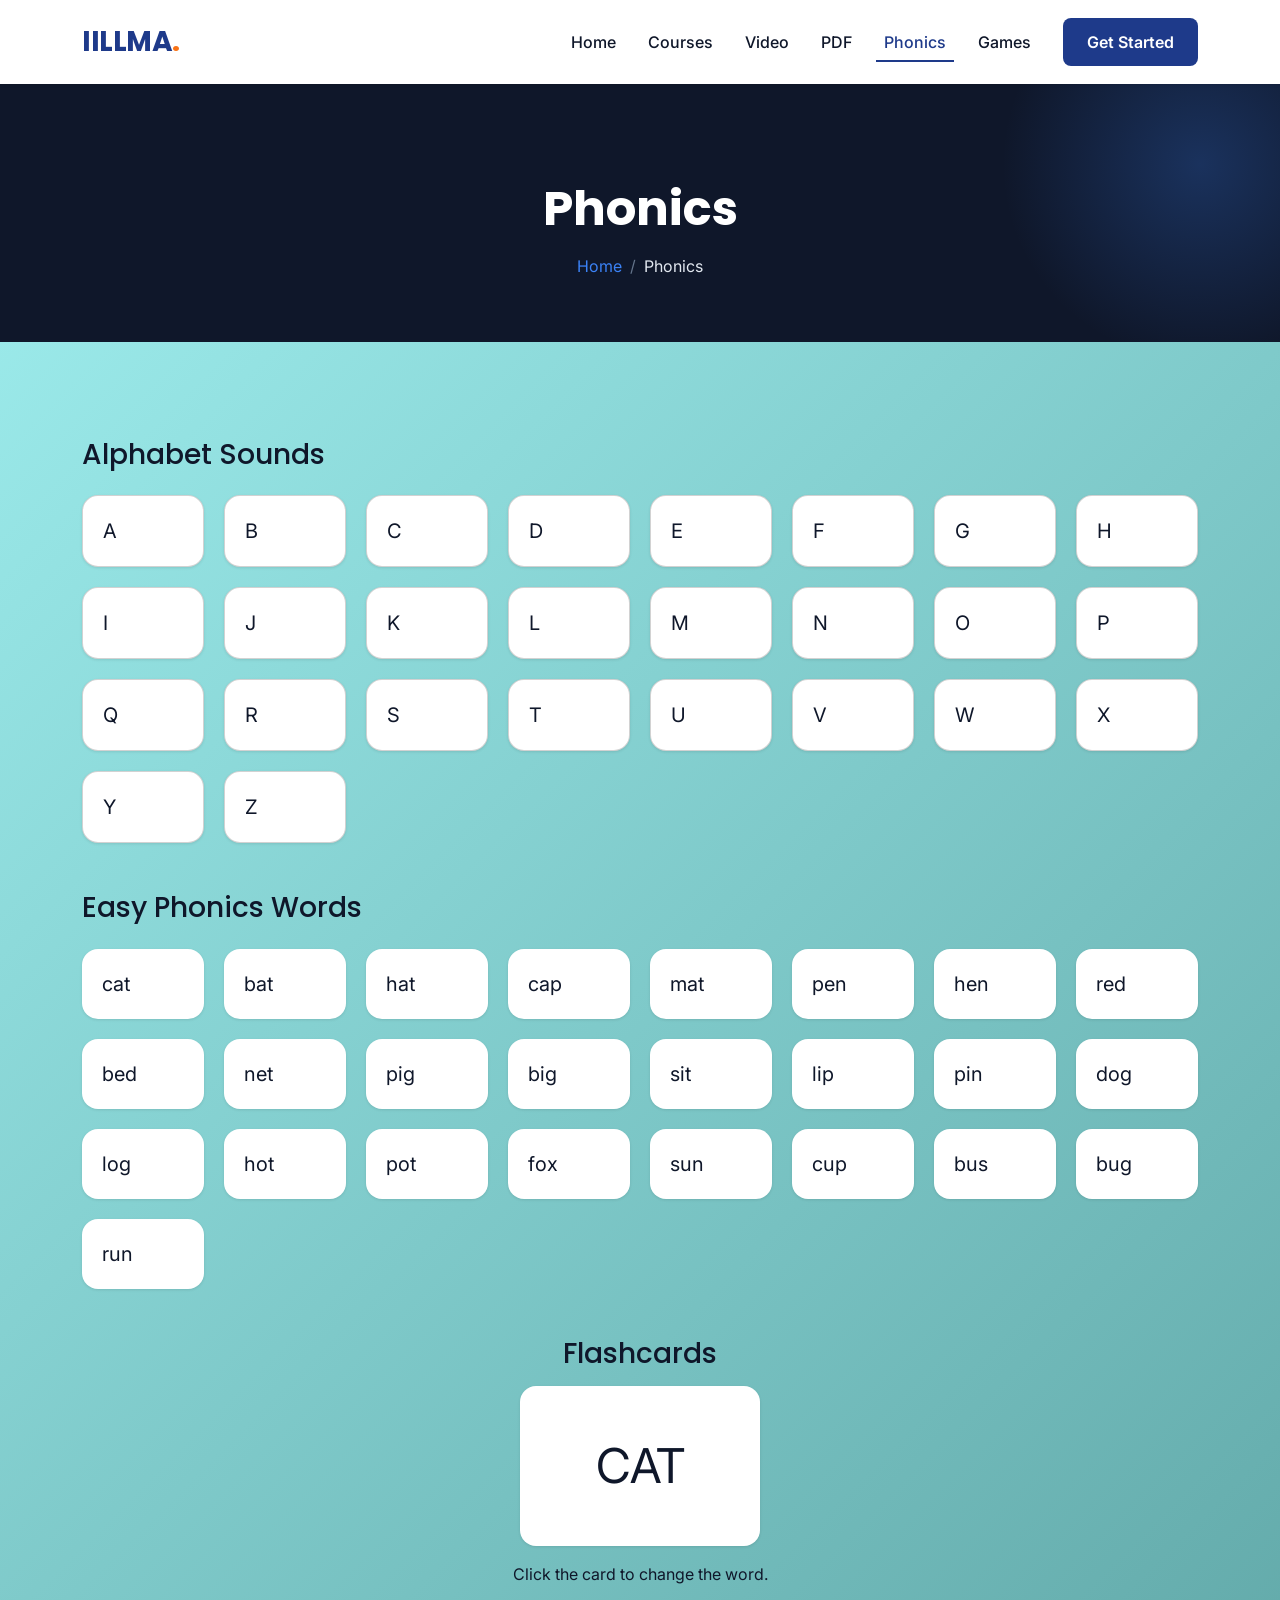
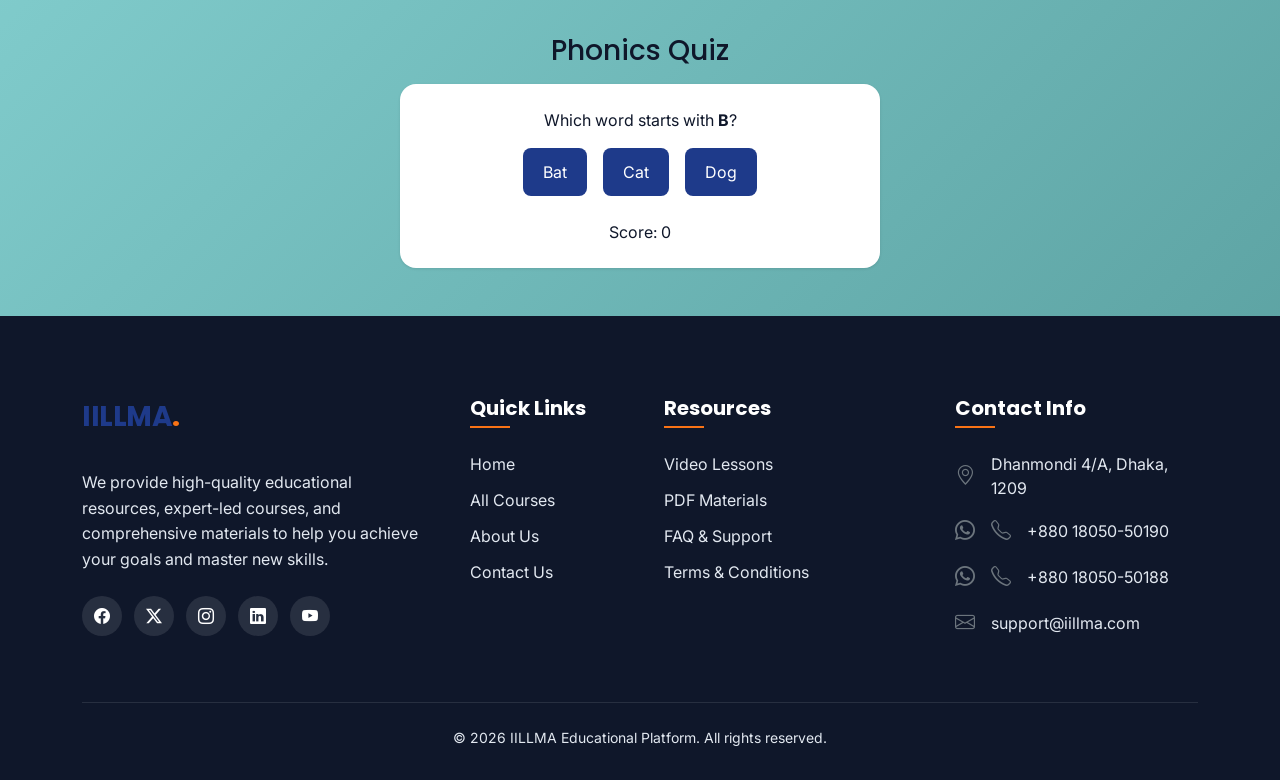
<file: iillma/phonics.html>
<!DOCTYPE html>
<html lang="en">
<head>
  <meta charset="UTF-8">
  <meta name="viewport" content="width=device-width, initial-scale=1.0">
  <meta name="description" content="IILLMA - Modern Educational Platform. Learn online with high-quality courses, videos, and PDF resources.">
  <title>IILLMA | Phonics</title>
  
  <!-- Bootstrap 5 CSS -->
  <link href="https://cdn.jsdelivr.net/npm/bootstrap@5.3.2/dist/css/bootstrap.min.css" rel="stylesheet">
  <!-- Bootstrap Icons -->
  <link rel="stylesheet" href="https://cdn.jsdelivr.net/npm/bootstrap-icons@1.11.1/font/bootstrap-icons.css">
  <!-- Custom CSS -->
  <link rel="stylesheet" href="css/style.css">
  <meta name="google-site-verification" content="Wsl0ronGrk-hGA7e1ICKC-4wX28mm_nGUzNh2E7AUTg" />

  <style>
    /* Phonics page overrides */
    body.phonics-page {
      min-height: 100vh;
      background: linear-gradient(135deg, rgba(156, 240, 240, 0.95), rgba(75, 148, 148, 0.95));
    }

    .phonics-header {
      padding: 4rem 0 2rem;
    }

    .phonics-header .lead {
      max-width: 680px;
      margin: 0 auto;
      color: rgba(253, 253, 253, 0.75);
    }

    .grid {
      display: grid;
      grid-template-columns: repeat(auto-fit, minmax(120px, 1fr));
      gap: 1.25rem;
      margin-top: 1.5rem;
    }

    .card, .wordCard, .flashcard, .quiz {
      background: var(--white);
      color: var(--dark);
      border-radius: var(--radius-lg);
      box-shadow: var(--shadow-sm);
    }

    .card, .wordCard {
      padding: 1.25rem;
      font-size: 1.25rem;
      cursor: pointer;
      transition: transform var(--transition-normal), box-shadow var(--transition-normal);
    }

    .card:hover, .wordCard:hover {
      transform: translateY(-3px);
      box-shadow: var(--shadow-md);
    }

    .flashcard {
      font-size: 3rem;
      width: 240px;
      height: 160px;
      display: flex;
      align-items: center;
      justify-content: center;
      margin: 0 auto;
      cursor: pointer;
      transition: transform var(--transition-normal), box-shadow var(--transition-normal);
    }

    .flashcard:hover {
      transform: translateY(-4px);
      box-shadow: var(--shadow-md);
    }

    .quiz {
      padding: 1.5rem;
      max-width: 480px;
      margin: 0 auto;
    }

    .quiz button {
      background: var(--primary);
      border-radius: var(--radius-md);
      padding: 0.75rem 1.25rem;
      border: none;
      color: var(--white);
      transition: transform var(--transition-normal), box-shadow var(--transition-normal);
    }

    .quiz button:hover {
      background: var(--primary-light);
      transform: translateY(-2px);
      box-shadow: var(--shadow-md);
    }

    .quiz p {
      margin-bottom: 1rem;
    }
  </style>
</head>

<body class="phonics-page">
  <!-- Navigation -->
  <nav class="navbar navbar-expand-lg sticky-top">
    <div class="container">
      <a class="navbar-brand brand-font" href="index.html">IILLMA<span style="color: var(--secondary)">.</span></a>
      <button class="navbar-toggler" type="button" data-bs-toggle="collapse" data-bs-target="#navbarNav">
        <span class="navbar-toggler-icon"></span>
      </button>
      <div class="collapse navbar-collapse" id="navbarNav">
        <ul class="navbar-nav ms-auto align-items-lg-center">
          <li class="nav-item"><a class="nav-link" href="index.html">Home</a></li>
          <li class="nav-item"><a class="nav-link" href="courses.html">Courses</a></li>
          <li class="nav-item"><a class="nav-link" href="video.html">Video</a></li>
          <li class="nav-item"><a class="nav-link" href="pdf.html">PDF</a></li>
          <li class="nav-item"><a class="nav-link active" href="phonics.html">Phonics</a></li>
          <li class="nav-item"><a class="nav-link" href="games.html">Games</a></li>
          <li class="nav-item ms-lg-3 mt-3 mt-lg-0">
            <a href="contact.html" class="btn btn-primary-custom d-block d-lg-inline-block">Get Started</a>
          </li>
        </ul>
      </div>
    </div>
  </nav>
  <!-- Page Header -->
  <header class="page-header position-relative overflow-hidden">
    <div class="container position-relative z-1">
      <h1 class="brand-font">Phonics</h1>
      <nav aria-label="breadcrumb">
        <ol class="breadcrumb mt-3">
          <li class="breadcrumb-item"><a href="index.html">Home</a></li>
          <li class="breadcrumb-item active" aria-current="page">Phonics</li>
        </ol>
      </nav>
    </div>
    <div class="position-absolute top-0 end-0 p-5 opacity-25" style="transform: translate(30%, -30%); background: radial-gradient(circle, var(--primary-light) 0%, transparent 70%); width: 400px; height: 400px; border-radius: 50%;"></div>
  </header>

  <main>
    <section class="phonics-header text-center">
      <div class="container">
      
      </div>
    </section>

    <section class="container mb-5">
      <h2 class="h3 mb-3">Alphabet Sounds</h2>
      <div class="grid" id="alphabet"></div>
    </section>

    <section class="container mb-5">
      <h2 class="h3 mb-3">Easy Phonics Words</h2>
      <div class="grid" id="words"></div>
    </section>

    <section class="container mb-5 text-center">
      <h2 class="h3 mb-3">Flashcards</h2>
      <div class="flashcard" id="flashcard">CAT</div>
      <p class="mt-3 mb-0">Click the card to change the word.</p>
    </section>

    <section class="container mb-5 text-center">
      <h2 class="h3 mb-3">Phonics Quiz</h2>
      <div class="quiz">
        <p>Which word starts with <strong>B</strong>?</p>
        <div class="d-flex flex-wrap justify-content-center gap-3">
          <button onclick="check('bat')">Bat</button>
          <button onclick="check('cat')">Cat</button>
          <button onclick="check('dog')">Dog</button>
        </div>
        <p id="score" class="mt-4 mb-0">Score: 0</p>
      </div>
    </section>
  </main>
<!-- Footer -->
  <footer class="footer">
    <div class="container">
      <div class="row g-5">
        <div class="col-lg-4 col-md-6">
          <a class="navbar-brand brand-font fs-3 text-white mb-3 d-inline-block" href="index.html">IILLMA<span style="color: var(--secondary)">.</span></a>
          <p class="footer-text mt-3">We provide high-quality educational resources, expert-led courses, and comprehensive materials to help you achieve your goals and master new skills.</p>
          <div class="social-links mt-4">
            <a href="#"><i class="bi bi-facebook"></i></a>
            <a href="#"><i class="bi bi-twitter-x"></i></a>
            <a href="#"><i class="bi bi-instagram"></i></a>
            <a href="#"><i class="bi bi-linkedin"></i></a>
            <a href="#"><i class="bi bi-youtube"></i></a>
          </div>
        </div>
        <div class="col-lg-2 col-md-6">
          <h4 class="footer-title">Quick Links</h4>
          <ul class="footer-links">
            <li><a href="index.html">Home</a></li>
            <li><a href="courses.html">All Courses</a></li>
            <li><a href="about.html">About Us</a></li>
            <li><a href="contact.html">Contact Us</a></li>
          </ul>
        </div>
        <div class="col-lg-3 col-md-6">
          <h4 class="footer-title">Resources</h4>
          <ul class="footer-links">
            <li><a href="video.html">Video Lessons</a></li>
            <li><a href="pdf.html">PDF Materials</a></li>
            <li><a href="#">FAQ & Support</a></li>
            <li><a href="#">Terms & Conditions</a></li>
          </ul>
        </div>
        <div class="col-lg-3 col-md-6">
          <h4 class="footer-title">Contact Info</h4>
          <ul class="footer-links" style="color: var(--gray-light)">
            <li class="d-flex align-items-center mb-3"><i class="bi bi-geo-alt text-secondary me-3 fs-5"></i> Dhanmondi 4/A, Dhaka, 1209</li>
            <li class="d-flex align-items-center mb-3"><i class="bi bi-whatsapp text-secondary me-3 fs-5"></i><i class="bi bi-telephone text-secondary me-3 fs-5"></i> +880 18050-50190</li>
            <li class="d-flex align-items-center mb-3"><i class="bi bi-whatsapp text-secondary me-3 fs-5"></i><i class="bi bi-telephone text-secondary me-3 fs-5"></i> +880 18050-50188</li>
            <li class="d-flex align-items-center mb-3"><i class="bi bi-envelope text-secondary me-3 fs-5"></i> support@iillma.com</li>
          </ul>
        </div>
      </div>
      <div class="footer-bottom">
        <p class="mb-0">&copy; <span id="currentYear"></span> IILLMA Educational Platform. All rights reserved.</p>
      </div>
    </div>
  </footer>

  <!-- Scripts -->
  <script src="https://cdn.jsdelivr.net/npm/bootstrap@5.3.2/dist/js/bootstrap.bundle.min.js"></script>
  <script>
    const alphabet = "ABCDEFGHIJKLMNOPQRSTUVWXYZ".split("");
    const alphabetDiv = document.getElementById("alphabet");

    alphabet.forEach(letter => {
      const div = document.createElement("div");
      div.className = "card";
      div.innerText = letter;
      div.onclick = () => {
        const msg = new SpeechSynthesisUtterance(letter);
        speechSynthesis.speak(msg);
      };
      alphabetDiv.appendChild(div);
    });

    const words = [
      "cat","bat","hat","cap","mat",
      "pen","hen","red","bed","net",
      "pig","big","sit","lip","pin",
      "dog","log","hot","pot","fox",
      "sun","cup","bus","bug","run"
    ];

    const wordsDiv = document.getElementById("words");

    words.forEach(word => {
      const div = document.createElement("div");
      div.className = "wordCard";
      div.innerText = word;
      div.onclick = () => {
        const msg = new SpeechSynthesisUtterance(word);
        speechSynthesis.speak(msg);
      };
      wordsDiv.appendChild(div);
    });

    let flashIndex = 0;
    const flash = document.getElementById("flashcard");

    flash.onclick = () => {
      flashIndex++;
      if (flashIndex >= words.length) flashIndex = 0;
      flash.innerText = words[flashIndex];
    };

    let score = localStorage.getItem("phonicsScore") || 0;
    document.getElementById("score").innerText = "Score: " + score;

    function check(ans) {
      if (ans === "bat") {
        score++;
        localStorage.setItem("phonicsScore", score);
        alert("Correct!");
      } else {
        alert("Try again");
      }
      document.getElementById("score").innerText = "Score: " + score;
    }

    // Footer year
    document.getElementById("currentYear").innerText = new Date().getFullYear();
  </script>
</body>
</html>
</file>
<file: iillma/css/style.css>
/* --- Custom Properties --- */
@import url('https://fonts.googleapis.com/css2?family=Inter:wght@300;400;500;600;700;800&family=Poppins:wght@500;600;700&family=Great+Vibes&family=Dancing+Script:wght@400;700&display=swap');

:root {
  --primary: #1e3a8a;
  /* Deep Indigo */
  --primary-light: #3b82f6;
  --secondary: #f97316;
  /* Vibrant Orange */
  --secondary-hover: #ea580c;
  --dark: #0f172a;
  --light: #f8fafc;
  --gray: #64748b;
  --gray-light: #e2e8f0;
  --white: #ffffff;

  --shadow-sm: 0 1px 3px rgba(0, 0, 0, 0.1);
  --shadow-md: 0 4px 6px -1px rgba(0, 0, 0, 0.1), 0 2px 4px -1px rgba(0, 0, 0, 0.06);
  --shadow-lg: 0 10px 15px -3px rgba(0, 0, 0, 0.1), 0 4px 6px -2px rgba(0, 0, 0, 0.05);
  --shadow-hover: 0 20px 25px -5px rgba(0, 0, 0, 0.1), 0 10px 10px -5px rgba(0, 0, 0, 0.04);

  --radius-sm: 0.375rem;
  --radius-md: 0.5rem;
  --radius-lg: 1rem;
  --radius-xl: 1.5rem;

  --transition-fast: 0.2s ease;
  --transition-normal: 0.3s ease-in-out;
}

/* --- Global Styles --- */
body {
  font-family: 'Inter', sans-serif;
  color: var(--dark);
  background-color: var(--light);
  overflow-x: hidden;
}

h1,
h2,
h3,
h4,
h5,
h6,
.brand-font {
  font-family: 'Poppins', sans-serif;
  font-weight: 700;
}

.calligraphy {
  font-family: 'Dancing Script', cursive;
  font-weight: 600;
  /* reset bold from h1 */
  font-size: clamp(5.5rem, 12vw, 9.5rem);
  max-width: 100%;
  color: #ffffff;
  letter-spacing: 2px;
  line-height: 1;
  margin-bottom: 2rem;
  text-align: center;
  filter: drop-shadow(0 0 18px rgba(0, 0, 0, 0.3));
  white-space: nowrap;
  animation: calligraphyPulse 2.5s ease-in-out infinite;
  display: flex !important;
  align-items: center;
  justify-content: center;
}

.calligraphy::before {
  content: "";
  display: inline-block;

  width: 1.2em;
  height: 0.6em;
  background-color: currentColor;
  -webkit-mask-image: url("data:image/svg+xml;charset=utf-8,%3Csvg xmlns='http://www.w3.org/2000/svg' viewBox='0 0 100 50'%3E%3Cpath d='M5,25 C30,0 50,0 70,25 C85,40 95,35 100,25 L100,28 C95,38 85,43 70,28 C50,5 30,5 5,28 Z' fill='black'/%3E%3C/svg%3E");
  mask-image: url("data:image/svg+xml;charset=utf-8,%3Csvg xmlns='http://www.w3.org/2000/svg' viewBox='0 0 100 50'%3E%3Cpath d='M5,25 C30,0 50,0 70,25 C85,40 95,35 100,25 L100,28 C95,38 85,43 70,28 C50,5 30,5 5,28 Z' fill='black'/%3E%3C/svg%3E");
  -webkit-mask-size: 100% 100%;
  mask-size: 100% 100%;
  -webkit-mask-repeat: no-repeat;
  mask-repeat: no-repeat;
  margin-right: -0.050em;
  transform: translateY(0.08em);
}

/* .calligraphy::after {
  content: "";
  display: inline-block;

  width: 2.0em;
  height: 0.5em;
  background-color: currentColor;

  
  -webkit-mask-image: url("data:image/svg+xml;charset=utf-8,%3Csvg xmlns='http://www.w3.org/2000/svg' viewBox='0 0 100 50'%3E%3Cpath d='M0,35 C10,15 30,10 50,25 C70,40 85,25 100,25 L100,32 C85,32 70,47 50,32 C30,17 10,24 0,43 Z' fill='black'/%3E%3C/svg%3E");
  mask-image: url("data:image/svg+xml;charset=utf-8,%3Csvg xmlns='http://www.w3.org/2000/svg' viewBox='0 0 100 50'%3E%3Cpath d='M0,35 C10,15 30,10 50,25 C70,40 85,25 100,25 L100,32 C85,32 70,47 50,32 C30,17 10,24 0,43 Z' fill='black'/%3E%3C/svg%3E");

  -webkit-mask-size: 100% 100%;
  mask-size: 100% 100%;
  -webkit-mask-repeat: no-repeat;
  mask-repeat: no-repeat;


  margin-left: -0.06em;
  transform: translateY(0.12em);
} */

@keyframes calligraphyPulse {

  0%,
  100% {
    transform: scale(1);
    text-shadow: 0 0 20px rgba(0, 0, 0, 0.3);
    filter: drop-shadow(0 0 18px rgba(0, 0, 0, 0.3));
  }

  50% {
    transform: scale(1.04);
    text-shadow: 0 0 26px rgba(0, 0, 0, 0.4);
    filter: drop-shadow(0 0 24px rgba(0, 0, 0, 0.4));
  }
}

a {
  text-decoration: none;
  transition: var(--transition-normal);
}

.btn-primary-custom {
  background-color: var(--primary);
  color: var(--white);
  padding: 0.75rem 1.5rem;
  border-radius: var(--radius-md);
  font-weight: 600;
  border: none;
  transition: var(--transition-normal);
}

.btn-primary-custom:hover {
  background-color: var(--primary-light);
  color: var(--white);
  transform: translateY(-2px);
  box-shadow: var(--shadow-md);
}

.btn-secondary-custom {
  background-color: var(--secondary);
  color: var(--white);
  padding: 0.75rem 1.5rem;
  border-radius: var(--radius-md);
  font-weight: 600;
  border: none;
  transition: var(--transition-normal);
}

.btn-secondary-custom:hover {
  background-color: var(--secondary-hover);
  color: var(--white);
  transform: translateY(-2px);
  box-shadow: var(--shadow-md);
}

.btn-outline-custom {
  background-color: transparent;
  color: var(--primary);
  border: 2px solid var(--primary);
  padding: 0.7s 1.5rem;
  border-radius: var(--radius-md);
  font-weight: 600;
  transition: var(--transition-normal);
}

.btn-outline-custom:hover {
  background-color: var(--primary);
  color: var(--white);
  transform: translateY(-2px);
}

/* --- Navigation --- */
.navbar {
  padding: 1rem 0;
  transition: var(--transition-normal);
  background: var(--white);
  box-shadow: var(--shadow-sm);
}

.navbar.sticky-top.scrolled {
  padding: 0.5rem 0;
  box-shadow: var(--shadow-md);
  background-color: rgba(255, 255, 255, 0.95);
  backdrop-filter: blur(10px);
}

.navbar-brand {
  font-size: 1.75rem;
  color: var(--primary) !important;
  letter-spacing: -0.5px;
}

.navbar-brand span {
  color: var(--secondary);
}

.nav-link {
  font-weight: 500;
  color: var(--dark) !important;
  margin: 0 0.5rem;
  position: relative;
}

.nav-link:hover,
.nav-link.active {
  color: var(--primary) !important;
}

.nav-link::after {
  content: '';
  position: absolute;
  width: 0;
  height: 2px;
  bottom: 0;
  left: 50%;
  background-color: var(--primary);
  transition: var(--transition-normal);
  transform: translateX(-50%);
}

.nav-link:hover::after,
.nav-link.active::after {
  width: 100%;
}

/* --- Hero Section --- */
.hero-section {
  padding: 2rem 0 1.5rem;
  /* background: linear-gradient(135deg, var(--light) 0%, #e0e7ff 100%); */
  background: rgb(6, 0, 0);
  position: relative;
  overflow: hidden;
}

.hero-section::before {
  content: '';
  position: absolute;
  top: -100px;
  right: -100px;
  width: 400px;
  height: 400px;
  background: var(--primary-light);
  opacity: 0.1;
  border-radius: 50%;
  z-index: 0;
}

.hero-content {
  position: relative;
  z-index: 1;
}

.hero-title {
  font-size: 3.5rem;
  line-height: 1.2;
  margin-bottom: 1.5rem;
  color: var(--dark);
}

.hero-title span {
  color: var(--primary);
}

.hero-subtitle {
  font-size: 1.125rem;
  color: var(--gray);
  margin-bottom: 2rem;
  max-width: 90%;
  text-align: center;
}

.hero-image-wrapper {
  position: relative;
  border-radius: var(--radius-lg);
  box-shadow: var(--shadow-xl);
  animation: float 6s ease-in-out infinite;
  max-width: 95%;
  margin: 0 auto;
}

.hero-image {
  border-radius: var(--radius-lg);
  box-shadow: var(--shadow-lg);
  width: 100%;
  transition: opacity 0.7s ease, transform 0.7s ease;
  opacity: 1;
}

.hero-image.fade {
  opacity: 0;
  transform: scale(0.98);
}

@keyframes float {
  0% {
    transform: translateY(0px);
  }

  50% {
    transform: translateY(-15px);
  }

  100% {
    transform: translateY(0px);
  }
}

/* --- Sections Common --- */
.section-padding {
  padding: 5rem 0;
}

.section-title {
  text-align: center;
  margin-bottom: 3rem;
}

.section-title h2 {
  font-size: 2.5rem;
  color: var(--dark);
  margin-bottom: 1rem;
}

.section-title p {
  color: var(--gray);
  max-width: 600px;
  margin: 0 auto;
}

/* --- Cards --- */
.modern-card {
  background: var(--white);
  border-radius: var(--radius-lg);
  border: 1px solid var(--gray-light);
  overflow: hidden;
  transition: var(--transition-normal);
  height: 100%;
  display: flex;
  flex-direction: column;
}

.modern-card:hover {
  transform: translateY(-10px);
  box-shadow: var(--shadow-hover);
  border-color: transparent;
}

.card-img-wrapper {
  overflow: hidden;
  position: relative;
}

.card-img-top {
  transition: var(--transition-normal);
  aspect-ratio: 16/9;
  object-fit: contain;
  background-color: var(--light);
}

.modern-card:hover .card-img-top {
  transform: scale(1.05);
}

.card-badge {
  position: absolute;
  top: 1rem;
  right: 1rem;
  background: var(--secondary);
  color: var(--white);
  padding: 0.25rem 0.75rem;
  border-radius: 2rem;
  font-size: 0.875rem;
  font-weight: 600;
}

.modern-card-body {
  padding: 1.5rem;
  flex-grow: 1;
  display: flex;
  flex-direction: column;
}

.card-meta {
  display: flex;
  gap: 1rem;
  color: var(--gray);
  font-size: 0.875rem;
  margin-bottom: 0.75rem;
}

.card-meta i {
  color: var(--primary);
  margin-right: 0.25rem;
}

.modern-card-title {
  font-size: 1.25rem;
  margin-bottom: 0.75rem;
  color: var(--dark);
}

.modern-card-text {
  color: var(--gray);
  margin-bottom: 1.5rem;
  flex-grow: 1;
}

.card-footer-custom {
  display: flex;
  justify-content: space-between;
  align-items: center;
  padding-top: 1rem;
  border-top: 1px solid var(--gray-light);
}

.course-price {
  font-weight: 700;
  color: var(--primary);
  font-size: 1.25rem;
}

/* --- Features / Benefits --- */
.feature-box {
  background: var(--white);
  padding: 2rem;
  border-radius: var(--radius-lg);
  text-align: center;
  transition: var(--transition-normal);
  border: 1px solid var(--gray-light);
}

.feature-box:hover {
  box-shadow: var(--shadow-lg);
  border-color: var(--primary-light);
  transform: translateY(-5px);
}

.feature-icon {
  width: 70px;
  height: 70px;
  background: rgba(59, 130, 246, 0.1);
  color: var(--primary-light);
  border-radius: 50%;
  display: flex;
  align-items: center;
  justify-content: center;
  font-size: 1.75rem;
  margin: 0 auto 1.5rem;
  transition: var(--transition-normal);
}

.feature-box:hover .feature-icon {
  background: var(--primary-light);
  color: var(--white);
}

.feature-box h4 {
  margin-bottom: 1rem;
  font-size: 1.25rem;
}

/* --- Testimonials --- */
.testimonial-card {
  background: var(--white);
  padding: 2rem;
  border-radius: var(--radius-lg);
  box-shadow: var(--shadow-md);
  margin-bottom: 2rem;
  position: relative;
}

.quote-icon {
  position: absolute;
  top: 1.5rem;
  right: 1.5rem;
  font-size: 3rem;
  color: var(--gray-light);
  opacity: 0.5;
}

.testimonial-text {
  font-style: italic;
  color: var(--gray);
  margin-bottom: 1.5rem;
  position: relative;
  z-index: 1;
}

.client-info {
  display: flex;
  align-items: center;
}

.client-img {
  width: 50px;
  height: 50px;
  border-radius: 50%;
  margin-right: 1rem;
  object-fit: cover;
}

.client-details h5 {
  margin: 0;
  font-size: 1rem;
}

.client-details span {
  font-size: 0.875rem;
  color: var(--gray);
}

.rating {
  color: #fbbf24;
  margin-bottom: 1rem;
}

/* --- CTA Section --- */
.cta-section {
  background: var(--primary);
  color: var(--white);
  padding: 5rem 0;
  border-radius: var(--radius-xl);
  margin: 3rem 0;
  position: relative;
  overflow: hidden;
}

.cta-section::after {
  content: '';
  position: absolute;
  bottom: -50px;
  right: -50px;
  width: 300px;
  height: 300px;
  background: rgba(255, 255, 255, 0.1);
  border-radius: 50%;
}

.cta-title {
  font-size: 2.5rem;
  margin-bottom: 1rem;
}

/* --- Footer --- */
.footer {
  background: var(--dark);
  color: var(--white);
  padding: 5rem 0 2rem;
}

.footer-title {
  color: var(--white);
  font-size: 1.25rem;
  margin-bottom: 1.5rem;
  position: relative;
  padding-bottom: 0.5rem;
}

.footer-title::after {
  content: '';
  position: absolute;
  left: 0;
  bottom: 0;
  width: 40px;
  height: 2px;
  background: var(--secondary);
}

.footer-text {
  color: var(--gray-light);
  line-height: 1.6;
}

.footer-links {
  list-style: none;
  padding: 0;
}

.footer-links li {
  margin-bottom: 0.75rem;
}

.footer-links a {
  color: var(--gray-light);
  transition: var(--transition-fast);
}

.footer-links a:hover {
  color: var(--secondary);
  padding-left: 5px;
}

.social-links a {
  display: inline-flex;
  align-items: center;
  justify-content: center;
  width: 40px;
  height: 40px;
  background: rgba(255, 255, 255, 0.1);
  color: var(--white);
  border-radius: 50%;
  margin-right: 0.5rem;
  transition: var(--transition-fast);
}

.social-links a:hover {
  background: var(--secondary);
  transform: translateY(-3px);
}

.footer-bottom {
  margin-top: 3rem;
  padding-top: 1.5rem;
  border-top: 1px solid rgba(255, 255, 255, 0.1);
  text-align: center;
  color: var(--gray-light);
  font-size: 0.875rem;
}

/* --- Video Page Specifics --- */
.video-player-wrapper {
  position: relative;
  border-radius: var(--radius-lg);
  overflow: hidden;
  box-shadow: var(--shadow-lg);
  background: #000;
  aspect-ratio: 16/9;
  margin-bottom: 2rem;
}

.video-thumbnail {
  position: relative;
  border-radius: var(--radius-md);
  overflow: hidden;
  cursor: pointer;
  background: #000;
}

.video-thumbnail img {
  width: 100%;
  aspect-ratio: 16/9;
  object-fit: cover;
  opacity: 0.8;
  transition: var(--transition-normal);
}

.video-thumbnail:hover img {
  opacity: 0.5;
  transform: scale(1.05);
}

.play-icon {
  position: absolute;
  top: 50%;
  left: 50%;
  transform: translate(-50%, -50%);
  width: 50px;
  height: 50px;
  background: rgba(255, 255, 255, 0.9);
  border-radius: 50%;
  display: flex;
  align-items: center;
  justify-content: center;
  color: var(--primary);
  font-size: 1.5rem;
  transition: var(--transition-fast);
  z-index: 2;
}

.video-thumbnail:hover .play-icon {
  background: var(--secondary);
  color: var(--white);
  transform: translate(-50%, -50%) scale(1.1);
}

.video-info {
  padding: 1rem 0;
}

.video-info h5 {
  margin-bottom: 0.25rem;
  font-size: 1rem;
}

.video-info p {
  color: var(--gray);
  font-size: 0.875rem;
  margin: 0;
}

/* --- PDF Page Specifics --- */
.pdf-card {
  display: flex;
  align-items: center;
  background: var(--white);
  padding: 1.5rem;
  border-radius: var(--radius-md);
  border: 1px solid var(--gray-light);
  transition: var(--transition-normal);
  margin-bottom: 1rem;
}

.pdf-card:hover {
  box-shadow: var(--shadow-md);
  border-color: var(--primary-light);
  transform: translateY(-2px);
}

.pdf-icon {
  font-size: 2.5rem;
  color: #ef4444;
  /* red for pdf */
  margin-right: 1.5rem;
}

.pdf-info {
  flex-grow: 1;
}

.pdf-info h5 {
  margin: 0 0 0.5rem;
}

.pdf-meta {
  color: var(--gray);
  font-size: 0.875rem;
  display: flex;
  gap: 1rem;
}

/* --- About Page Specifics --- */
.team-member {
  text-align: center;
  margin-bottom: 2rem;
}

.team-member img {
  width: 150px;
  height: 150px;
  border-radius: 50%;
  object-fit: cover;
  margin-bottom: 1rem;
  border: 4px solid var(--white);
  box-shadow: var(--shadow-md);
  transition: var(--transition-normal);
}

.team-member:hover img {
  transform: scale(1.05);
  border-color: var(--primary-light);
}

.team-member h4 {
  margin-bottom: 0.25rem;
}

.team-member p {
  color: var(--primary);
  font-size: 0.875rem;
  margin-bottom: 1rem;
}

.team-social a {
  color: var(--gray);
  margin: 0 0.25rem;
  transition: var(--transition-fast);
}

.team-social a:hover {
  color: var(--primary);
}

/* --- Contact Page Specifics --- */
.contact-info-card {
  background: var(--primary);
  color: var(--white);
  padding: 3rem;
  border-radius: var(--radius-lg);
  height: 100%;
}

.contact-info-item {
  display: flex;
  margin-bottom: 2rem;
}

.contact-info-icon {
  width: 50px;
  height: 50px;
  background: rgba(255, 255, 255, 0.1);
  border-radius: 50%;
  display: flex;
  align-items: center;
  justify-content: center;
  font-size: 1.25rem;
  margin-right: 1rem;
  flex-shrink: 0;
}

.contact-info-text h4 {
  margin-top: 0;
  margin-bottom: 0.5rem;
  font-size: 1.125rem;
}

.contact-info-text p {
  color: rgba(255, 255, 255, 0.8);
  margin: 0;
}

.contact-form {
  padding: 2rem;
  background: var(--white);
  border-radius: var(--radius-lg);
  box-shadow: var(--shadow-md);
}

.form-control,
.form-select {
  padding: 0.75rem 1rem;
  border-radius: var(--radius-sm);
  border: 1px solid var(--gray-light);
}

.form-control:focus,
.form-select:focus {
  box-shadow: 0 0 0 3px rgba(59, 130, 246, 0.25);
  border-color: var(--primary-light);
}

/* Page Header */
.page-header {
  padding: 6rem 0 4rem;
  background: var(--dark);
  color: var(--white);
  text-align: center;
  display: flex;
  align-items: center;
  justify-content: center;
  min-height: 250px;
  position: relative;
}

.page-header .container {
  width: 100%;
}

.page-header h1 {
  font-size: 3rem;
  margin-bottom: 0.5rem;
}

.breadcrumb {
  justify-content: center;
  background: transparent;
  padding: 0;
  margin: 0;
}

.breadcrumb-item a {
  color: var(--primary-light);
}

.breadcrumb-item.active {
  color: var(--gray-light);
}

.breadcrumb-item+.breadcrumb-item::before {
  color: var(--gray);
}

/* --- Video Page Premium Enhancements --- */
.video-bg-overlay {
  position: absolute;
  top: 0;
  left: 0;
  width: 100%;
  height: 100%;
  background: radial-gradient(circle at 20% 50%, rgba(30, 58, 138, 0.4) 0%, rgba(15, 23, 42, 0.8) 100%);
  z-index: 0;
}

.sticky-filter {
  position: sticky;
  top: 70px;
  z-index: 100;
  background: rgba(255, 255, 255, 0.8) !important;
  backdrop-filter: blur(15px);
  box-shadow: 0 4px 10px rgba(0, 0, 0, 0.03);
}

.sticky-filter .search-box {
  min-width: 300px;
}

@media (max-width: 991px) {
  .sticky-filter .search-box {
    min-width: 100%;
    margin-top: 10px;
  }
}

.btn-light-custom {
  background: var(--light);
  color: var(--dark);
  border: 1px solid var(--gray-light);
  font-weight: 500;
  transition: var(--transition-normal);
}

.btn-light-custom:hover {
  background: var(--white);
  border-color: var(--primary-light);
  color: var(--primary);
}

.video-container-glass {
  background: var(--white);
  border-radius: var(--radius-lg);
  border: 1px solid var(--gray-light);
  overflow: hidden;
  box-shadow: var(--shadow-lg);
}

.btn-icon-custom {
  width: 40px;
  height: 40px;
  display: flex;
  align-items: center;
  justify-content: center;
  background: var(--light);
  border: none;
  border-radius: 50%;
  color: var(--gray);
  transition: var(--transition-normal);
}

.btn-icon-custom:hover {
  background: var(--primary-light);
  color: var(--white);
  transform: scale(1.1);
}

.instructor-avatar {
  position: relative;
}

.instructor-avatar img {
  border: 2px solid var(--primary-light);
  padding: 2px;
}

.online-status {
  position: absolute;
  bottom: 0;
  right: 0;
  width: 15px;
  height: 15px;
  background: #22c55e;
  border: 3px solid var(--white);
  border-radius: 50%;
}

.glass-card {
  background: rgba(255, 255, 255, 0.9);
  backdrop-filter: blur(10px);
  border: 1px solid rgba(255, 255, 255, 0.2);
  border-radius: var(--radius-lg);
  padding: 1.5rem;
  box-shadow: var(--shadow-lg);
}

.playlist-items {
  max-height: 500px;
  overflow-y: auto;
  margin-right: -5px;
  padding-right: 5px;
}

.playlist-item {
  display: flex;
  align-items: center;
  /* Vertically center playlist items */
  gap: 15px;
  padding: 12px;
  border-radius: var(--radius-md);
  margin-bottom: 10px;
  cursor: pointer;
  transition: var(--transition-normal);
  border: 1px solid transparent;
}

.playlist-item:hover {
  background: var(--light);
  border-color: var(--gray-light);
}

.playlist-item.active {
  background: rgba(59, 130, 246, 0.1);
  border-color: var(--primary-light);
}

.item-thumbnail {
  position: relative;
  width: 100px;
  flex-shrink: 0;
  border-radius: var(--radius-sm);
  overflow: hidden;
}

.item-thumbnail img {
  width: 100%;
  aspect-ratio: 16/9;
  object-fit: cover;
}

.item-thumbnail .badge {
  background: rgba(0, 0, 0, 0.8);
  font-size: 0.65rem;
}

.playing-overlay {
  position: absolute;
  top: 0;
  left: 0;
  width: 100%;
  height: 100%;
  background: rgba(30, 58, 138, 0.6);
  display: flex;
  align-items: center;
  justify-content: center;
  color: var(--white);
  font-size: 1.5rem;
}

.item-details h6 {
  font-size: 0.9rem;
  font-weight: 600;
  line-height: 1.3;
}

.text-truncate-2 {
  display: -webkit-box;
  -webkit-line-clamp: 2;
  line-clamp: 2;
  -webkit-box-orient: vertical;
  overflow: hidden;
}

.fs-7 {
  font-size: 0.85rem;
}

/* Custom Scrollbar */
.custom-scrollbar::-webkit-scrollbar {
  width: 5px;
}

.custom-scrollbar::-webkit-scrollbar-track {
  background: #f1f1f1;
  border-radius: 10px;
}

.custom-scrollbar::-webkit-scrollbar-thumb {
  background: var(--gray-light);
  border-radius: 10px;
}

.custom-scrollbar::-webkit-scrollbar-thumb:hover {
  background: var(--gray);
}

.video-card-mini {
  transition: var(--transition-normal);
}

.video-card-mini:hover {
  transform: translateY(-5px);
}

.mini-thumb {
  position: relative;
  border-radius: var(--radius-md);
  overflow: hidden;
}

.mini-thumb img {
  width: 100%;
  aspect-ratio: 16/9;
  object-fit: cover;
}

.mini-thumb .badge {
  position: absolute;
  bottom: 8px;
  right: 8px;
  background: rgba(0, 0, 0, 0.8);
}

.play-overlay {
  position: absolute;
  top: 0;
  left: 0;
  width: 100%;
  height: 100%;
  background: rgba(0, 0, 0, 0.4);
  display: flex;
  align-items: center;
  justify-content: center;
  color: var(--white);
  font-size: 2rem;
  opacity: 0;
  transition: var(--transition-normal);
}

.video-card-mini:hover .play-overlay {
  opacity: 1;
}

/* --- Responsive Overrides & Mobile Optimization --- */

/* Extra Large Screens */
@media (min-width: 1400px) {
  .container {
    max-width: 1320px;
  }
}

/* Tablets and Below (991px) */
@media (max-width: 991px) {
  :root {
    --section-padding: 4rem 0;
  }

  .navbar-collapse {
    background: var(--white);
    padding: 1.5rem;
    border-radius: var(--radius-lg);
    box-shadow: var(--shadow-lg);
    margin-top: 1rem;
    border: 1px solid var(--gray-light);
  }

  .hero-title {
    font-size: 2.75rem;
  }

  .hero-subtitle {
    max-width: 100%;
  }

  .section-padding {
    padding: 4rem 0;
  }

  .page-header h1 {
    font-size: 2.5rem;
  }

  .sticky-filter .search-box {
    min-width: 100%;
    margin-top: 10px;
  }

  .col-lg-5,
  .col-lg-7,
  .col-lg-8,
  .col-lg-4 {
    width: 100%;
  }

  .contact-info-card {
    padding: 2rem;
  }
}

/* Mobile Devices (768px) */
@media (max-width: 768px) {
  .hero-title {
    font-size: 2.25rem;
  }

  .hero-section {
    padding: 4rem 0;
    text-align: center;
  }

  .hero-content .d-flex {
    justify-content: center;
  }

  .hero-image-wrapper {
    margin-top: 2.5rem;
  }

  .section-title h2 {
    font-size: 2rem;
  }

  .cta-title {
    font-size: 1.75rem;
  }

  .page-header {
    min-height: 200px;
    padding: 4rem 0 2rem;
  }

  .page-header h1 {
    font-size: 2rem;
  }

  .footer {
    text-align: center;
  }

  .footer-title::after {
    left: 50%;
    transform: translateX(-50%);
  }

  .social-links {
    justify-content: center;
    display: flex;
  }

  .footer-links li {
    margin-bottom: 0.5rem;
  }

  .pdf-card {
    flex-direction: column;
    text-align: center;
    gap: 15px;
  }

  .pdf-icon {
    margin-right: 0;
    margin-bottom: 10px;
  }

  .modern-card-title {
    font-size: 1.15rem;
  }
}

/* Small Mobile Devices (480px) */
@media (max-width: 480px) {
  .hero-title {
    font-size: 1.85rem;
  }

  .btn-primary-custom,
  .btn-secondary-custom,
  .btn-outline-custom {
    padding: 0.65rem 1.25rem;
    font-size: 0.9rem;
    width: 100%;
  }

  .hero-content .d-flex.gap-3 {
    flex-direction: column;
  }

  .section-padding {
    padding: 3rem 0;
  }

  .navbar-brand {
    font-size: 1.5rem;
  }

  .instructor-avatar img {
    width: 40px;
    height: 40px;
  }

  .video-container-glass .p-4 {
    padding: 1.25rem !important;
  }

  .comments-section {
    padding: 1.25rem !important;
  }
}

/* Utility Classes for Responsiveness */
.no-scrollbar::-webkit-scrollbar {
  display: none;
}

.no-scrollbar {
  -ms-overflow-style: none;
  scrollbar-width: none;
}

.img-fluid-mobile {
  @media (max-width: 768px) {
    max-width: 100%;
    height: auto;
  }
}

/* Playlist Styles */
.playlist-item {
  cursor: pointer;
  transition: var(--transition-fast);
  padding: 0.75rem;
  border-radius: var(--radius-md);
  margin-bottom: 0.5rem;
}

.playlist-item:hover {
  background-color: rgba(0, 0, 0, 0.05);
}

.playlist-item.active {
  background-color: rgba(59, 130, 246, 0.1);
  border-left: 3px solid var(--primary);
}
</file>
